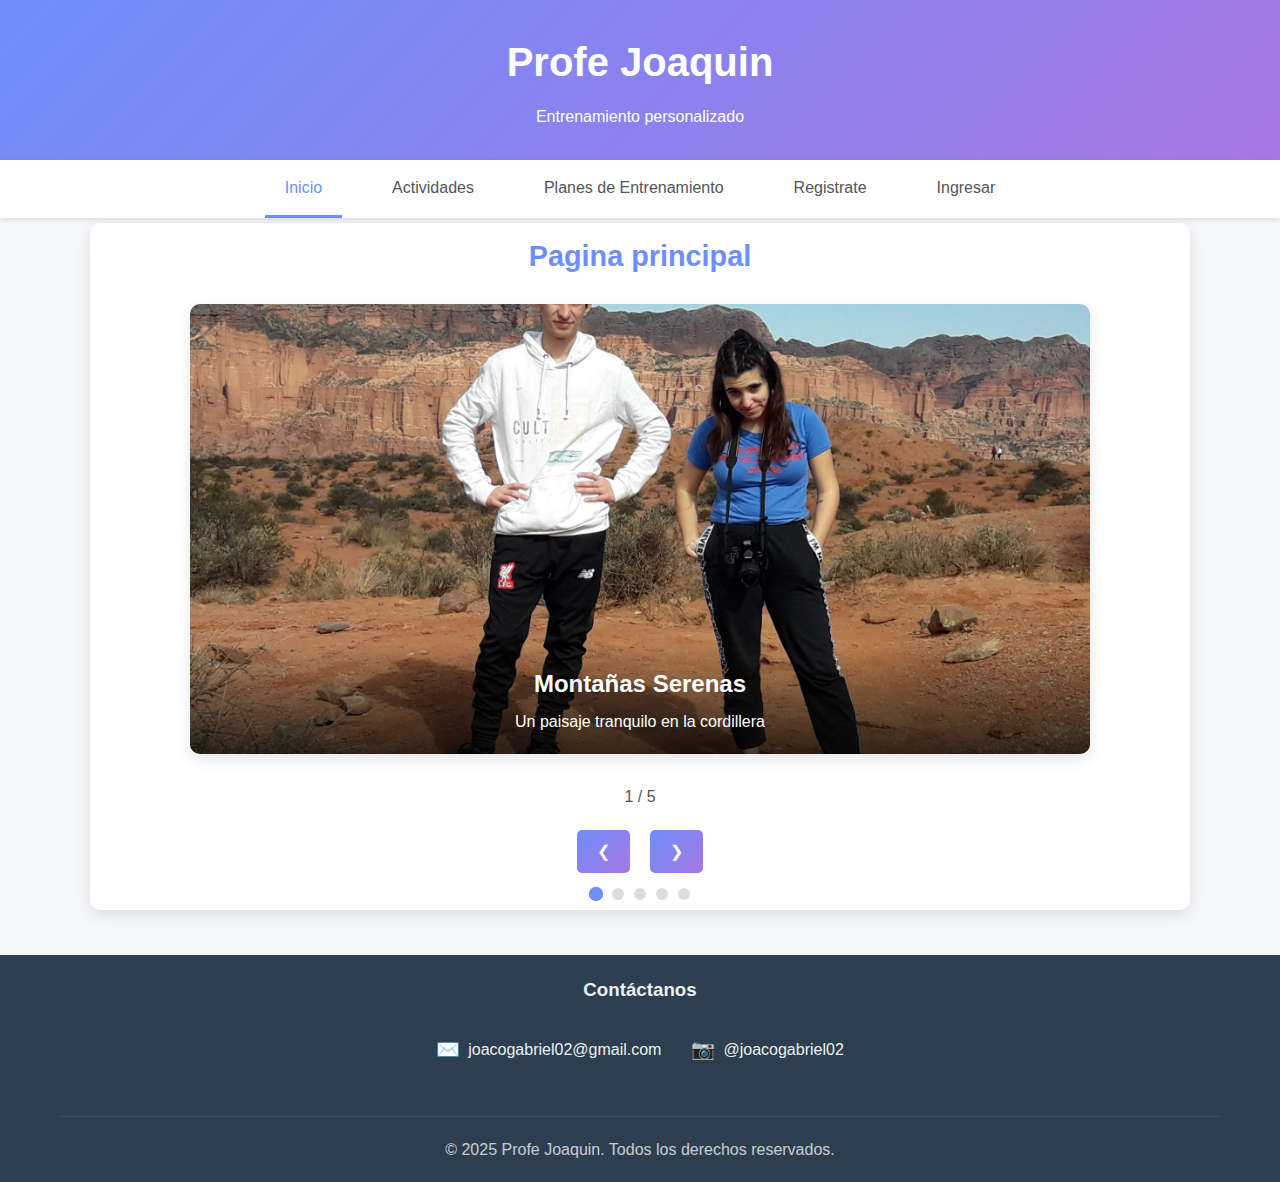
<file: index.html>
<!DOCTYPE html>
<html lang="es">
<head>
    <meta charset="UTF-8">
    <meta name="viewport" content="width=device-width, initial-scale=1.0">
    <!-- <link href="https://cdn.jsdelivr.net/npm/bootstrap@5.0.2/dist/css/bootstrap.min.css" rel="stylesheet" integrity="sha384-EVSTQN3/azprG1Anm3QDgpJLIm9Nao0Yz1ztcQTwFspd3yD65VohhpuuCOmLASjC" crossorigin="anonymous">    -->
    <title>Profe Joaco</title>
    <link rel="stylesheet" href="css/estilos.css"></link>
</head>
<body>
    <header>
        <div class="container">
            <h1>Profe Joaquin</h1>
            <p>Entrenamiento personalizado</p>
        </div>
    </header>
    
    <nav>
        <div class="container">
            <ul class="menu">
               <li><a href="index.html" class="active">Inicio</a></li>
                <li><a href="Vista/actividades.html">Actividades</a></li>
                <li><a href="Vista/planesEntrenamiento.html">Planes de  Entrenamiento</a></li>
                <li><a href="Vista/registro.html">Registrate</a></li>
                <li><a href="Vista/login.html">Ingresar</a></li>
            </ul>
        </div>
    </nav>
    
    <main>
        <div class="container">
            <div class="form-container">
                <h2>Pagina principal</h2>
 <div class="carousel-container">
            <div class="carousel">
                <div class="carousel-item">
                    <img src="Imagenes/5.jpg" alt="Paisaje montañoso">
                    <div class="carousel-caption">
                        <h3>Montañas Serenas</h3>
                        <p>Un paisaje tranquilo en la cordillera</p>
                    </div>
                </div>
                <div class="carousel-item">
                    <img src="Imagenes/4.jpg" alt="Bosque nevado">
                    <div class="carousel-caption">
                        <h3>Bosque Invernal</h3>
                        <p>Árboles cubiertos de nieve en un día frío</p>
                    </div>
                </div>
                <div class="carousel-item">
                    <img src="Imagenes/3.jpg" alt="Atardecer en la playa">
                    <div class="carousel-caption">
                        <h3>Atardecer Dorado</h3>
                        <p>La puesta de sol tiñe el mar de colores cálidos</p>
                    </div>
                </div>
                <div class="carousel-item">
                    <img src="Imagenes/1.jpg" alt="Paisaje natural">
                    <div class="carousel-caption">
                        <h3>Horizonte Infinito</h3>
                        <p>Un vasto paisaje bajo un cielo despejado</p>
                    </div>
                </div>
                <div class="carousel-item">
                    <img src="Imagenes/2.jpg" alt="Bosque verde">
                    <div class="carousel-caption">
                        <h3>Bosque Encantado</h3>
                        <p>Senderos entre árboles centenarios</p>
                    </div>
                </div>
            </div>
        </div>
        
        <div class="image-counter">
            <span id="current-slide">1</span> / <span id="total-slides">5</span>
        </div>
        
        <div class="carousel-controls">
            <button class="carousel-btn prev-btn">&#10094;</button>
            <button class="carousel-btn next-btn">&#10095;</button>
        </div>
        
        <div class="carousel-indicators">
            <!-- Los indicadores se generarán con JavaScript -->
        </div>
            </div>
        </div>
    </main>
    
    <footer>
       <div class="container">
            <div class="footer-content">
                <h3>Contáctanos</h3>
                <div class="footer-contact">
                    <div class="contact-item">
                        <a href="mailto:contacto@miempresa.com">
                            <span class="contact-icon">✉️</span>
                            joacogabriel02@gmail.com
                        </a>
                    </div>
                    <div class="contact-item">
                        <a href="https://www.instagram.com/miempresa" target="_blank">
                            <span class="contact-icon">📷</span>
                            @joacogabriel02
                        </a>
                    </div>
                </div>
                <div class="footer-copyright">
                    <p>&copy; 2025 Profe Joaquin. Todos los derechos reservados.</p>
                </div>
            </div>
        </div>
    </footer>
    
    <script src="js/Carrusel.js">   </script>
    <script src="js/validar.js">   </script>
</body>
</html>
</file>
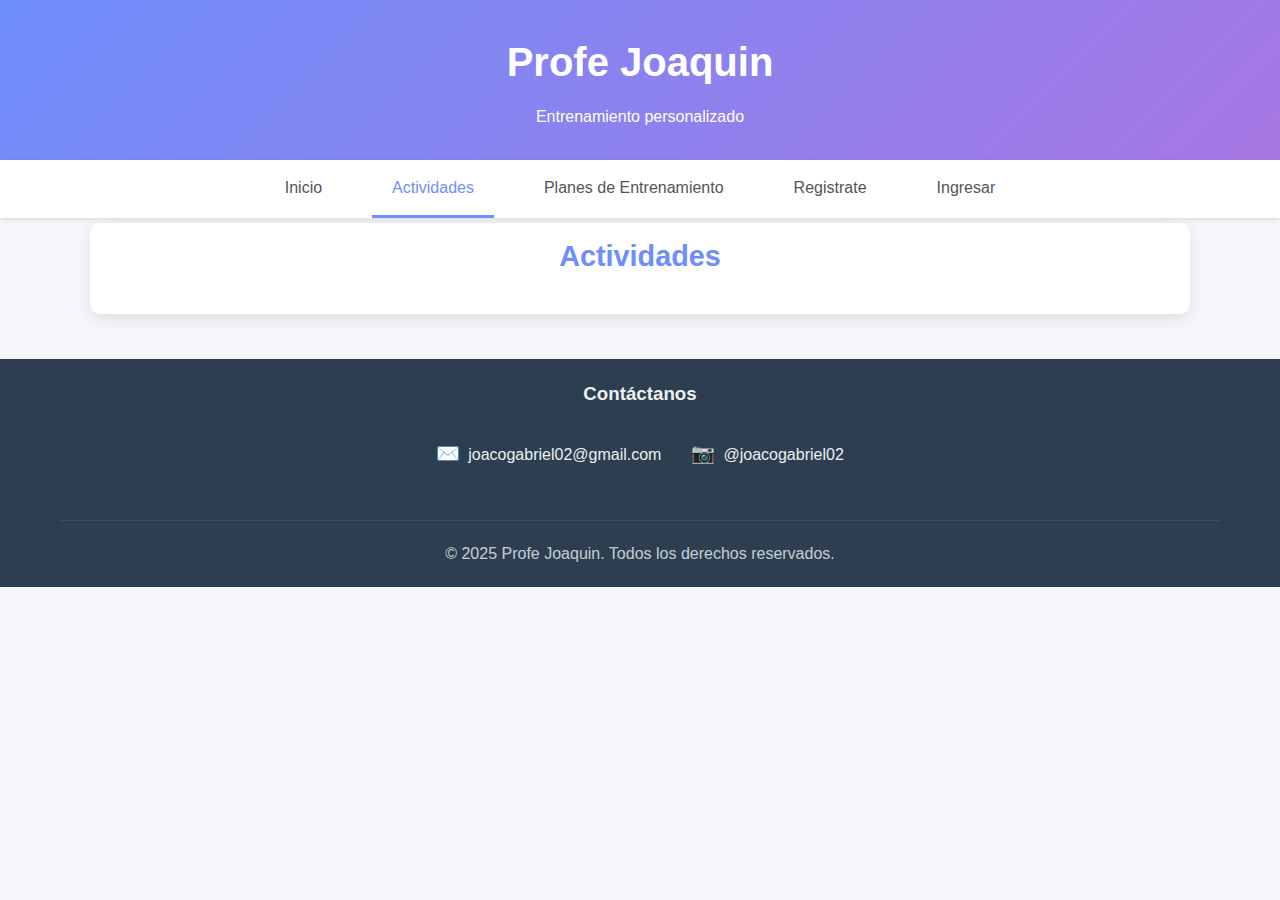
<file: actividades.html>
<!DOCTYPE html>
<html lang="es">
<head>
    <meta charset="UTF-8">
    <meta name="viewport" content="width=device-width, initial-scale=1.0">
    <title>Profe Joaco</title>
    <link rel="stylesheet" href="css/estilos.css"></link>
</head>
<body>
    <header>
        <div class="container">
            <h1>Profe Joaquin</h1>
            <p>Entrenamiento personalizado</p>
        </div>
    </header>
    
    <nav>
        <div class="container">
            <ul class="menu">
                <li><a href="index.html" >Inicio</a></li>
                <li><a href="actividades.html" class="active">Actividades</a></li>
                <li><a href="planesEntrenamiento.html">Planes de  Entrenamiento</a></li>
                <li><a href="registro.html">Registrate</a></li>
                <li><a href="login.html">Ingresar</a></li>
            </ul>
        </div>
    </nav>
    
    <main>
        <div class="container">
            <div class="form-container">
                <h2>Actividades</h2>
                
            </div>
        </div>
    </main>
    
    <footer>
        <div class="container">
            <div class="footer-content">
                <h3>Contáctanos</h3>
                <div class="footer-contact">
                    <div class="contact-item">
                        <a href="mailto:contacto@miempresa.com">
                            <span class="contact-icon">✉️</span>
                            joacogabriel02@gmail.com
                        </a>
                    </div>
                    <div class="contact-item">
                        <a href="https://www.instagram.com/miempresa" target="_blank">
                            <span class="contact-icon">📷</span>
                            @joacogabriel02
                        </a>
                    </div>
                </div>
                <div class="footer-copyright">
                    <p>&copy; 2025 Profe Joaquin. Todos los derechos reservados.</p>
                </div>
            </div>
        </div>
    </footer>
    
    <script src="js/Carrusel.js"></script>
    <script src="js/validar.js"></script>
</body>
</html>
</file>
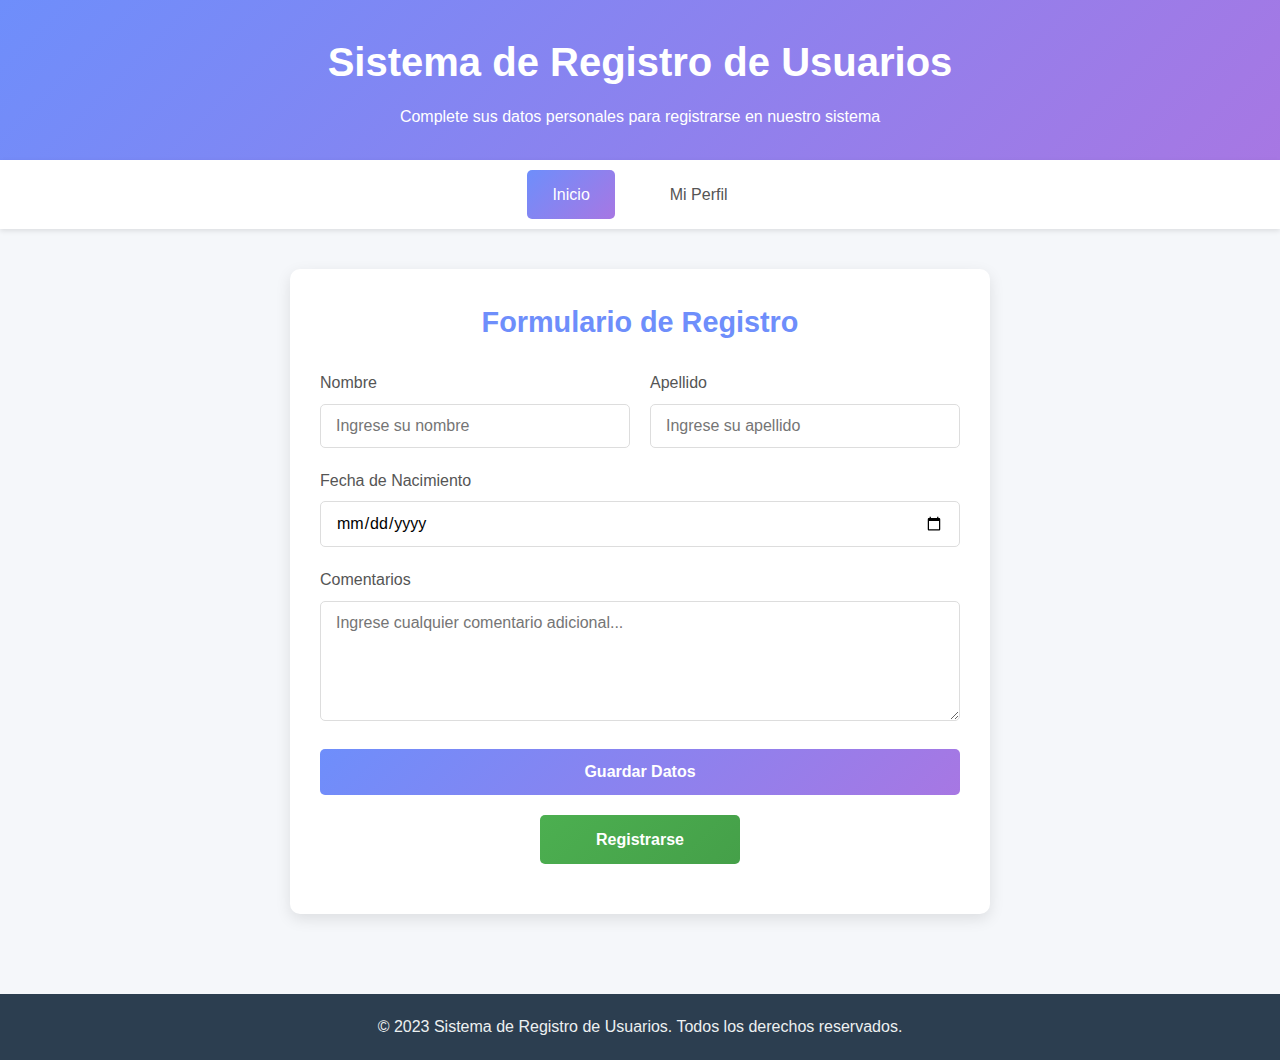
<file: index1.html>
<!DOCTYPE html>
<html lang="es">
<head>
    <meta charset="UTF-8">
    <meta name="viewport" content="width=device-width, initial-scale=1.0">
    <title>Registro de Usuario</title>
    <style>
        * {
            margin: 0;
            padding: 0;
            box-sizing: border-box;
            font-family: 'Segoe UI', Tahoma, Geneva, Verdana, sans-serif;
        }
        
        body {
            background-color: #f5f7fa;
            color: #333;
            line-height: 1.6;
        }
        
        .container {
            max-width: 1200px;
            margin: 0 auto;
            padding: 0 20px;
        }
        
        header {
            background: linear-gradient(135deg, #6e8efb, #a777e3);
            color: white;
            padding: 30px 0;
            text-align: center;
            box-shadow: 0 4px 6px rgba(0, 0, 0, 0.1);
        }
        
        h1 {
            font-size: 2.5rem;
            margin-bottom: 10px;
        }
        
        nav {
            background-color: #fff;
            box-shadow: 0 2px 5px rgba(0, 0, 0, 0.1);
            padding: 10px 0;
        }
        
        .menu {
            display: flex;
            list-style: none;
            justify-content: center;
        }
        
        .menu li {
            margin: 0 15px;
        }
        
        .menu a {
            display: block;
            padding: 12px 25px;
            text-decoration: none;
            color: #555;
            font-weight: 500;
            transition: all 0.3s ease;
            border-radius: 5px;
        }
        
        .menu a:hover {
            color: #6e8efb;
            background-color: #f0f4ff;
        }
        
        .menu a.active {
            color: white;
            background: linear-gradient(135deg, #6e8efb, #a777e3);
        }
        
        main {
            padding: 40px 0;
        }
        
        .form-container {
            background-color: white;
            border-radius: 10px;
            box-shadow: 0 5px 15px rgba(0, 0, 0, 0.1);
            padding: 30px;
            max-width: 700px;
            margin: 0 auto;
        }
        
        h2 {
            color: #6e8efb;
            margin-bottom: 25px;
            text-align: center;
            font-size: 1.8rem;
        }
        
        .form-group {
            margin-bottom: 20px;
        }
        
        label {
            display: block;
            margin-bottom: 8px;
            font-weight: 500;
            color: #555;
        }
        
        input, textarea {
            width: 100%;
            padding: 12px 15px;
            border: 1px solid #ddd;
            border-radius: 5px;
            font-size: 16px;
            transition: border 0.3s ease;
        }
        
        input:focus, textarea:focus {
            outline: none;
            border-color: #6e8efb;
            box-shadow: 0 0 0 2px rgba(110, 142, 251, 0.2);
        }
        
        .form-row {
            display: flex;
            gap: 20px;
        }
        
        .form-row .form-group {
            flex: 1;
        }
        
        textarea {
            resize: vertical;
            min-height: 120px;
        }
        
        .btn-submit {
            background: linear-gradient(135deg, #6e8efb, #a777e3);
            color: white;
            border: none;
            padding: 14px 25px;
            font-size: 16px;
            border-radius: 5px;
            cursor: pointer;
            transition: all 0.3s ease;
            display: block;
            width: 100%;
            font-weight: 600;
            margin-top: 10px;
        }
        
        .btn-submit:hover {
            transform: translateY(-2px);
            box-shadow: 0 5px 15px rgba(110, 142, 251, 0.4);
        }
        
        .btn-register {
            background: linear-gradient(135deg, #4CAF50, #45a049);
            color: white;
            border: none;
            padding: 12px 25px;
            font-size: 16px;
            border-radius: 5px;
            cursor: pointer;
            transition: all 0.3s ease;
            font-weight: 600;
            margin: 20px auto;
            display: block;
            width: 200px;
            text-align: center;
            text-decoration: none;
        }
        
        .btn-register:hover {
            transform: translateY(-2px);
            box-shadow: 0 5px 15px rgba(76, 175, 80, 0.4);
        }
        
        footer {
            background-color: #2c3e50;
            color: #ecf0f1;
            text-align: center;
            padding: 20px 0;
            margin-top: 40px;
        }
        
        @media (max-width: 768px) {
            .form-row {
                flex-direction: column;
                gap: 0;
            }
            
            .menu {
                flex-direction: column;
                align-items: center;
            }
            
            .menu li {
                margin: 5px 0;
                width: 80%;
                text-align: center;
            }
        }
    </style>
</head>
<body>
    <header>
        <div class="container">
            <h1>Sistema de Registro de Usuarios</h1>
            <p>Complete sus datos personales para registrarse en nuestro sistema</p>
        </div>
    </header>
    
    <nav>
        <div class="container">
            <ul class="menu">
                <li><a href="#" class="active">Inicio</a></li>
                <li><a href="#">Mi Perfil</a></li>
            </ul>
        </div>
    </nav>
    
    <main>
        <div class="container">
            <div class="form-container">
                <h2>Formulario de Registro</h2>
                <form id="userForm">
                    <div class="form-row">
                        <div class="form-group">
                            <label for="firstName">Nombre</label>
                            <input type="text" id="firstName" name="firstName" placeholder="Ingrese su nombre" required>
                        </div>
                        <div class="form-group">
                            <label for="lastName">Apellido</label>
                            <input type="text" id="lastName" name="lastName" placeholder="Ingrese su apellido" required>
                        </div>
                    </div>
                    
                    <div class="form-group">
                        <label for="birthDate">Fecha de Nacimiento</label>
                        <input type="date" id="birthDate" name="birthDate" required>
                    </div>
                    
                    <div class="form-group">
                        <label for="comments">Comentarios</label>
                        <textarea id="comments" name="comments" placeholder="Ingrese cualquier comentario adicional..."></textarea>
                    </div>
                    
                    <button type="submit" class="btn-submit">Guardar Datos</button>
                </form>
                
                <a href="#" class="btn-register">Registrarse</a>
            </div>
        </div>
    </main>
    
    <footer>
        <div class="container">
            <p>&copy; 2023 Sistema de Registro de Usuarios. Todos los derechos reservados.</p>
        </div>
    </footer>
    
    <script>
        document.getElementById('userForm').addEventListener('submit', function(e) {
            e.preventDefault();
            
            // Obtener valores del formulario
            const firstName = document.getElementById('firstName').value;
            const lastName = document.getElementById('lastName').value;
            const birthDate = document.getElementById('birthDate').value;
            const comments = document.getElementById('comments').value;
            
            // Validación básica
            if (!firstName || !lastName || !birthDate) {
                alert('Por favor, complete todos los campos obligatorios.');
                return;
            }
            
            // Mostrar mensaje de éxito
            alert(`¡Datos guardados correctamente!\n\nNombre: ${firstName} ${lastName}\nFecha de Nacimiento: ${birthDate}\nComentarios: ${comments || 'Ninguno'}`);
            
            // Limpiar formulario
            document.getElementById('userForm').reset();
        });
        
        // Agregar funcionalidad al botón "Registrarse"
        document.querySelector('.btn-register').addEventListener('click', function(e) {
            e.preventDefault();
            
            // Obtener valores del formulario
            const firstName = document.getElementById('firstName').value;
            const lastName = document.getElementById('lastName').value;
            const birthDate = document.getElementById('birthDate').value;
            
            // Validación básica
            if (!firstName || !lastName || !birthDate) {
                alert('Por favor, complete todos los campos obligatorios antes de registrarse.');
                return;
            }
            
            // Simular proceso de registro
            alert(`¡Registro completado con éxito!\n\nBienvenido/a ${firstName} ${lastName}\nSu cuenta ha sido creada correctamente.`);
            
            // Limpiar formulario
            document.getElementById('userForm').reset();
        });
    </script>
</body>
</html>
</file>
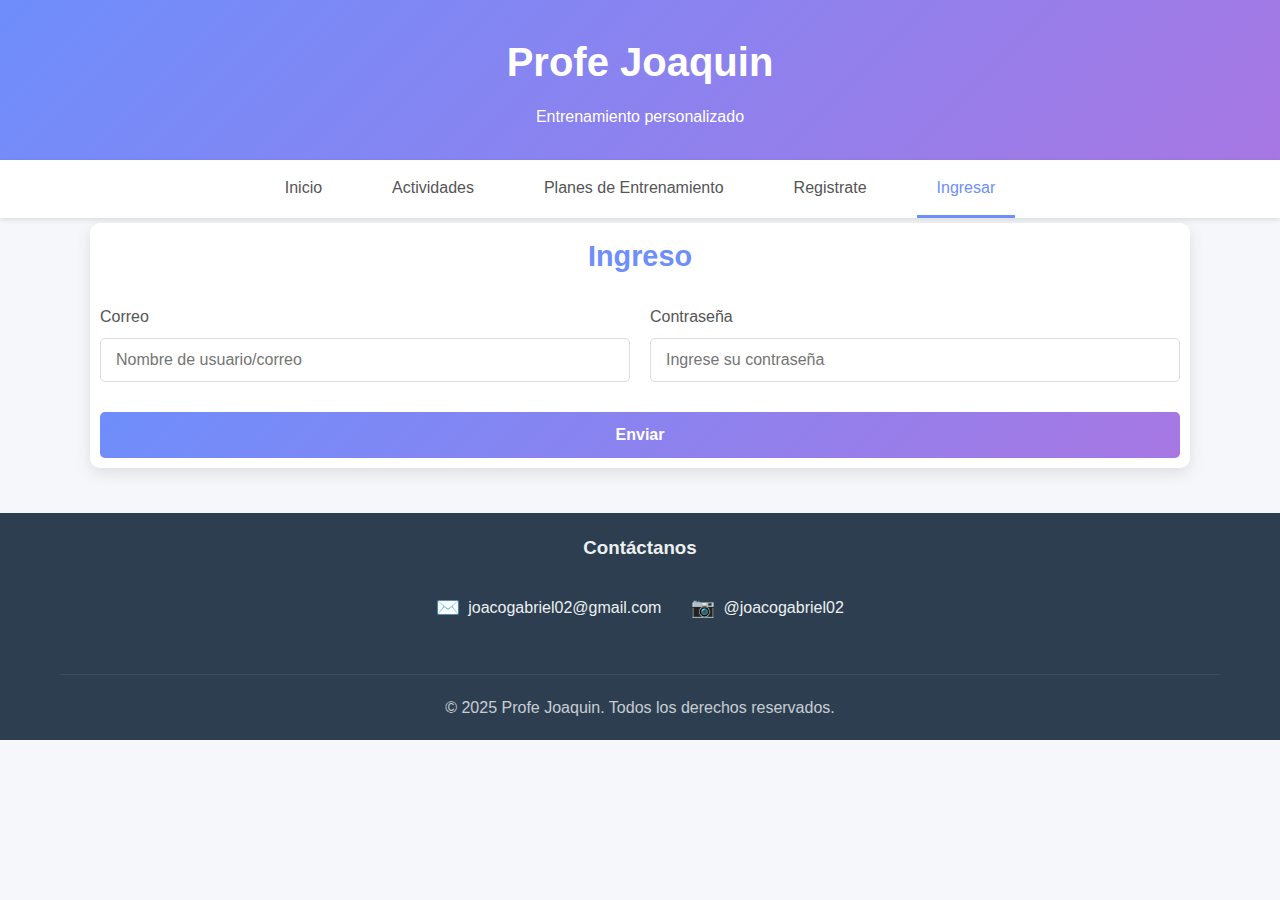
<file: login.html>
<!DOCTYPE html>
<html lang="es">
<head>
    <meta charset="UTF-8">
    <meta name="viewport" content="width=device-width, initial-scale=1.0">
    <title>Profe Joaco</title>
    <link rel="stylesheet" href="css/estilos.css"></link>
</head>
<body>
    <header>
        <div class="container">
            <h1>Profe Joaquin</h1>
            <p>Entrenamiento personalizado</p>
        </div>
    </header>
    
    <nav>
        <div class="container">
            <ul class="menu">
                <li><a href="index.html" >Inicio</a></li>
                <li><a href="actividades.html">Actividades</a></li>
                <li><a href="planesEntrenamiento.html">Planes de  Entrenamiento</a></li>
                <li><a href="registro.html">Registrate</a></li>
                <li><a href="login.html" class="active">Ingresar</a></li>
            </ul>
        </div>
    </nav>
    
    <main>
        <div class="container">
            <div class="form-container">
                <h2>Ingreso</h2>
                <form id="userForm">
                    <div class="form-row">
                        <div class="form-group">
                            <label for="firstName">Correo</label>
                            <input type="text" id="correo" name="correo" placeholder="Nombre de usuario/correo" required>
                        </div>
                        <div class="form-group">
                            <label for="lastName">Contraseña</label>
                            <input type="text" id="password" name="password" placeholder="Ingrese su contraseña" required>
                        </div>
                    </div>
                    
                    <!-- <div class="form-group">
                        <label for="birthDate">Fecha de Nacimiento</label>
                        <input type="date" id="birthDate" name="birthDate" required>
                    </div>
                    
                    <div class="form-group">
                        <label for="comments">Comentarios</label>
                        <textarea id="comments" name="comments" placeholder="Ingrese cualquier comentario adicional..."></textarea>
                    </div> -->
                    
                    <button type="submit" class="btn-submit">Enviar</button>
                </form>
            </div>
        </div>
    </main>
    
     <footer>
        <div class="container">
            <div class="footer-content">
                <h3>Contáctanos</h3>
                <div class="footer-contact">
                    <div class="contact-item">
                        <a href="mailto:contacto@miempresa.com">
                            <span class="contact-icon">✉️</span>
                            joacogabriel02@gmail.com
                        </a>
                    </div>
                    <div class="contact-item">
                        <a href="https://www.instagram.com/miempresa" target="_blank">
                            <span class="contact-icon">📷</span>
                            @joacogabriel02
                        </a>
                    </div>
                </div>
                <div class="footer-copyright">
                    <p>&copy; 2025 Profe Joaquin. Todos los derechos reservados.</p>
                </div>
            </div>
        </div>
    </footer>
    
    <script src="js/Carrusel.js"></script>
    <script src="js/validar.js"></script>
</body>
</html>
</file>
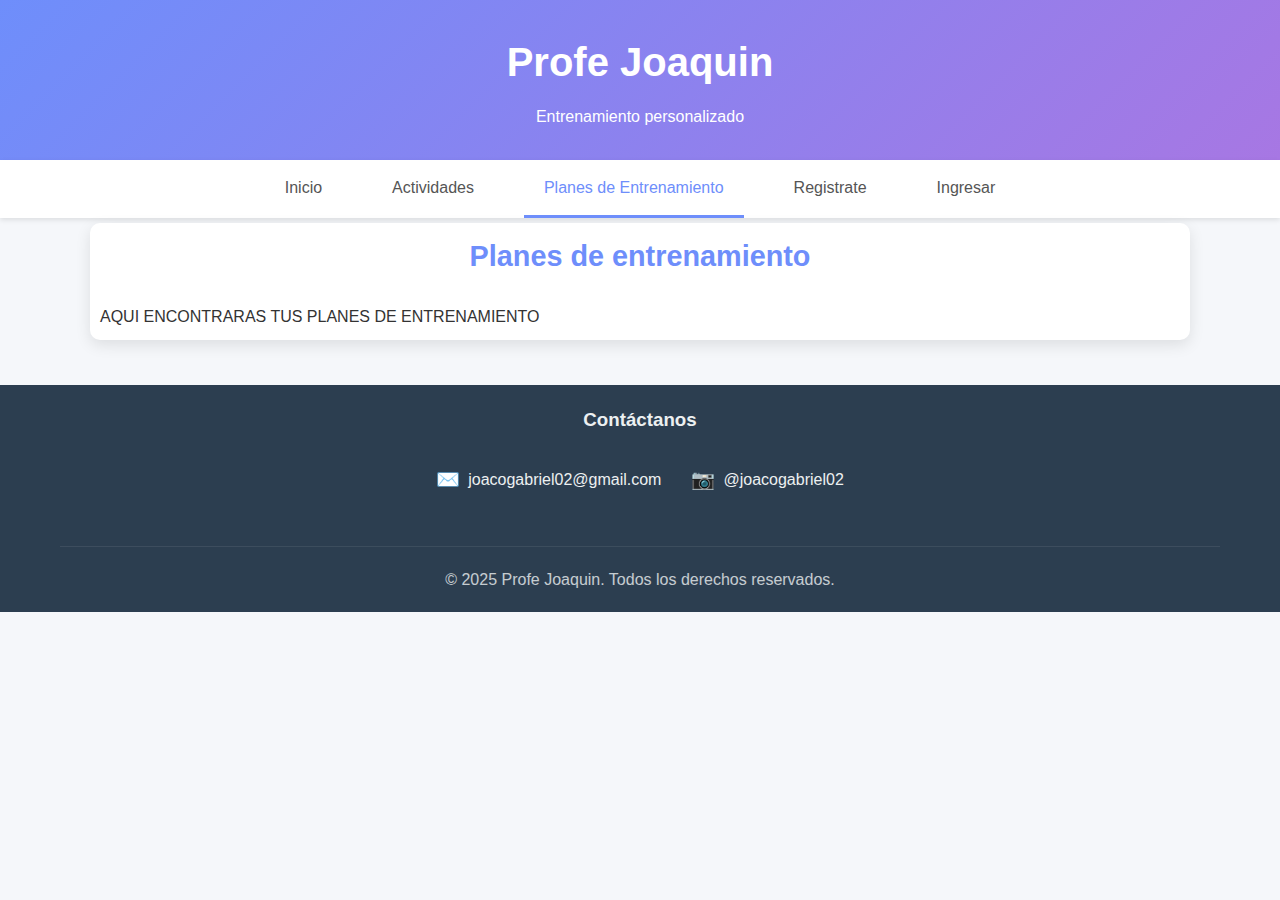
<file: planesEntrenamiento.html>
<!DOCTYPE html>
<html lang="es">
<head>
    <meta charset="UTF-8">
    <meta name="viewport" content="width=device-width, initial-scale=1.0">
    <title>Profe Joaco</title>
    <link rel="stylesheet" href="css/estilos.css"></link>
</head>
<body>
    <header>
        <div class="container">
            <h1>Profe Joaquin</h1>
            <p>Entrenamiento personalizado</p>
        </div>
    </header>
    
    <nav>
        <div class="container">
            <ul class="menu">
                <li><a href="index.html" >Inicio</a></li>
                <li><a href="actividades.html">Actividades</a></li>
                <li><a href="planesEntrenamiento.html" class="active">Planes de  Entrenamiento</a></li>
                <li><a href="registro.html">Registrate</a></li>
                <li><a href="login.html">Ingresar</a></li>
            </ul>
        </div>
    </nav>
    
    <main>
        <div class="container">
            <div class="form-container">
                <h2>Planes de entrenamiento</h2>
                <p>AQUI ENCONTRARAS TUS PLANES DE ENTRENAMIENTO</p>
            </div>
        </div>
    </main>
    
     <footer>
        <div class="container">
            <div class="footer-content">
                <h3>Contáctanos</h3>
                <div class="footer-contact">
                    <div class="contact-item">
                        <a href="mailto:contacto@miempresa.com">
                            <span class="contact-icon">✉️</span>
                            joacogabriel02@gmail.com
                        </a>
                    </div>
                    <div class="contact-item">
                        <a href="https://www.instagram.com/miempresa" target="_blank">
                            <span class="contact-icon">📷</span>
                            @joacogabriel02
                        </a>
                    </div>
                </div>
                <div class="footer-copyright">
                    <p>&copy; 2025 Profe Joaquin. Todos los derechos reservados.</p>
                </div>
            </div>
        </div>
    </footer>
    
    <script src="js/Carrusel.js"></script>
    <script src="js/validar.js"></script>
</body>
</html>
</file>
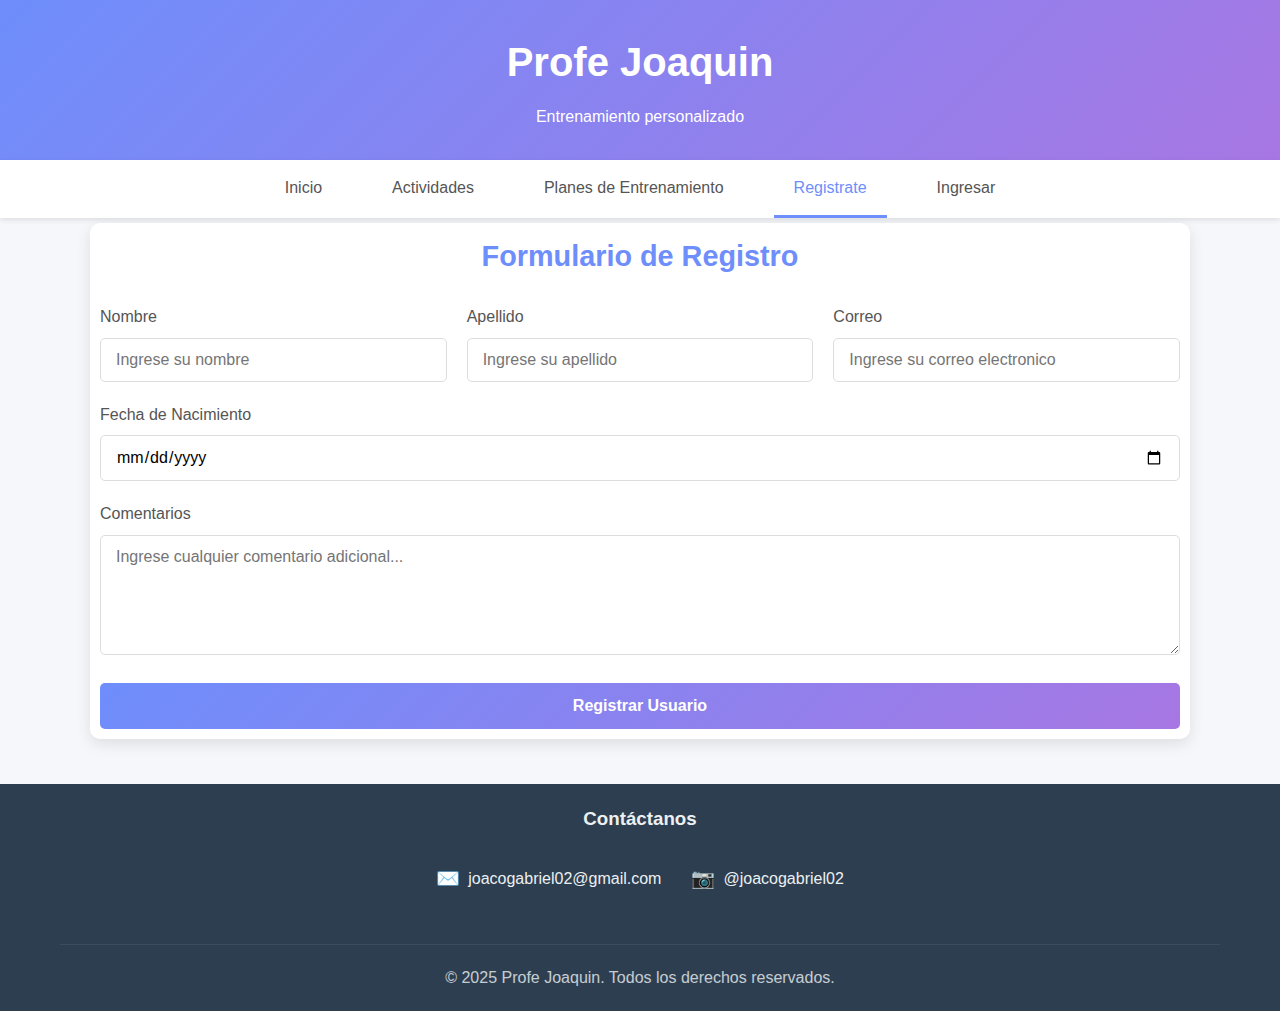
<file: registro.html>
<!DOCTYPE html>
<html lang="es">
<head>
    <meta charset="UTF-8">
    <meta name="viewport" content="width=device-width, initial-scale=1.0">
    <title>Profe Joaco</title>
    <link rel="stylesheet" href="css/estilos.css"></link>
</head>
<body>
    <header>
        <div class="container">
            <h1>Profe Joaquin</h1>
            <p>Entrenamiento personalizado</p>
        </div>
    </header>
    
    <nav>
        <div class="container">
            <ul class="menu">
                <li><a href="index.html" >Inicio</a></li>
                <li><a href="actividades.html">Actividades</a></li>
                <li><a href="planesEntrenamiento.html">Planes de  Entrenamiento</a></li>
                <li><a href="registro.html" class="active">Registrate</a></li>
                <li><a href="login.html">Ingresar</a></li>
            </ul>
        </div>
    </nav>
    
    <main>
        <div class="container">
            <div class="form-container">
                <h2>Formulario de Registro</h2>
                <form id="userForm">
                    <div class="form-row">
                        <div class="form-group">
                            <label for="firstName">Nombre</label>
                            <input type="text" id="firstName" name="firstName" placeholder="Ingrese su nombre" required>
                        </div>
                        <div class="form-group">
                            <label for="lastName">Apellido</label>
                            <input type="text" id="lastName" name="lastName" placeholder="Ingrese su apellido" required>
                        </div>
                        <div class="form-group">
                            <label for="correo">Correo</label>
                            <input type="email" id="correo" name="correo" placeholder="Ingrese su correo electronico" required>
                        </div>
                    </div>
                    
                    <div class="form-group">
                        <label for="birthDate">Fecha de Nacimiento</label>
                        <input type="date" id="birthDate" name="birthDate" required>
                    </div>
                    
                    <div class="form-group">
                        <label for="comments">Comentarios</label>
                        <textarea id="comments" name="comments" placeholder="Ingrese cualquier comentario adicional..."></textarea>
                    </div>
                    
                    <button type="submit" class="btn-submit">Registrar Usuario</button>
                </form>
            </div>
        </div>
    </main>
    
     <footer>
        <div class="container">
            <div class="footer-content">
                <h3>Contáctanos</h3>
                <div class="footer-contact">
                    <div class="contact-item">
                        <a href="mailto:contacto@miempresa.com">
                            <span class="contact-icon">✉️</span>
                            joacogabriel02@gmail.com
                        </a>
                    </div>
                    <div class="contact-item">
                        <a href="https://www.instagram.com/miempresa" target="_blank">
                            <span class="contact-icon">📷</span>
                            @joacogabriel02
                        </a>
                    </div>
                </div>
                <div class="footer-copyright">
                    <p>&copy; 2025 Profe Joaquin. Todos los derechos reservados.</p>
                </div>
            </div>
        </div>
    </footer>
    
    <script src="js/Carrusel.js"></script>
    <script src="js/validar.js"></script>
</body>
</html>
</file>
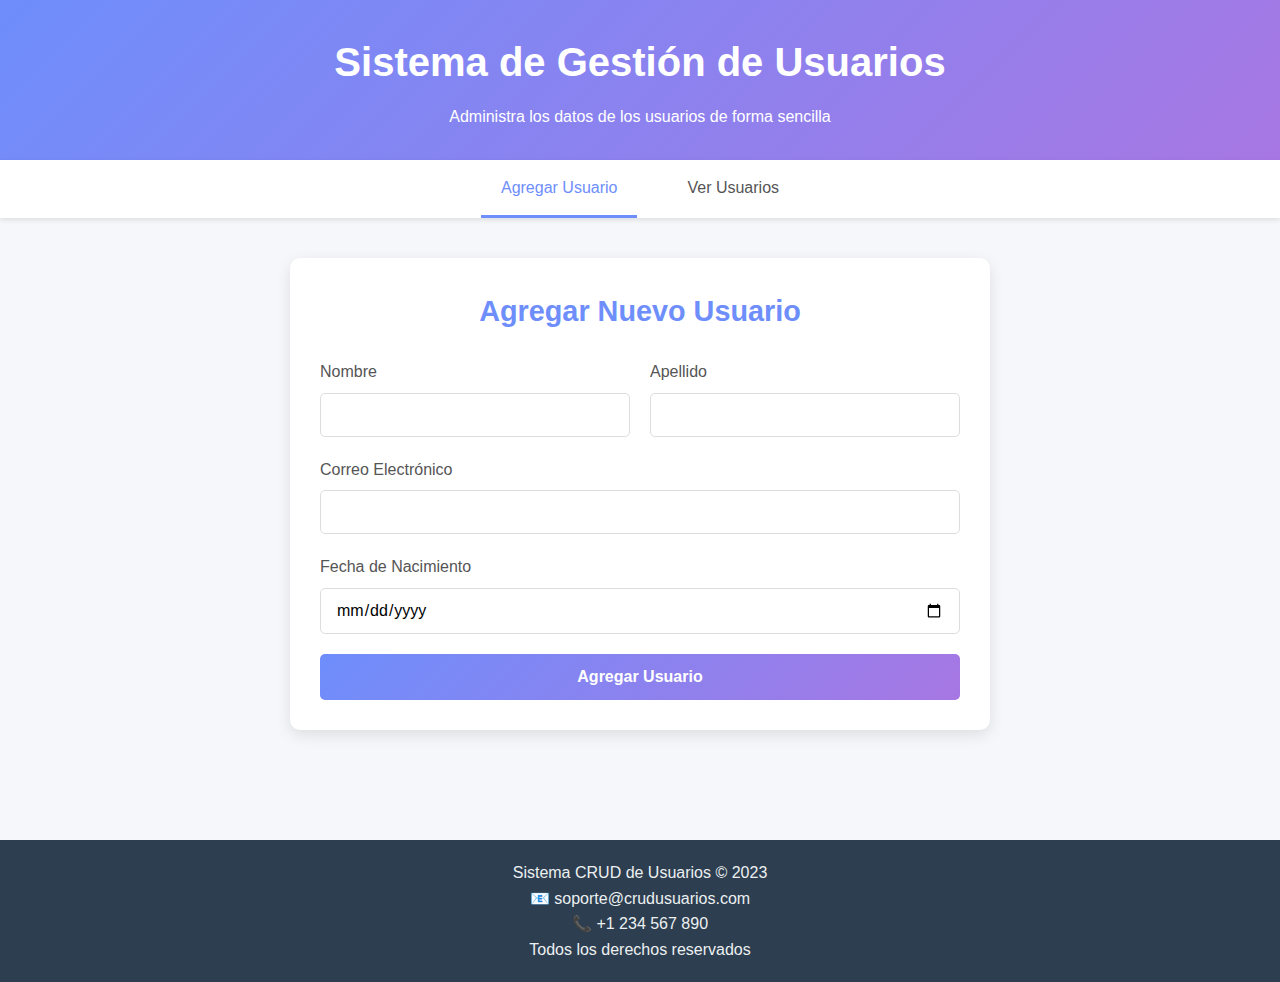
<file: tmp/x.html>
<!DOCTYPE html>
<html lang="es">
<head>
    <meta charset="UTF-8">
    <meta name="viewport" content="width=device-width, initial-scale=1.0">
    <title>CRUD de Usuarios</title>
    <style>
        * {
            margin: 0;
            padding: 0;
            box-sizing: border-box;
            font-family: 'Segoe UI', Tahoma, Geneva, Verdana, sans-serif;
        }
        
        body {
            background-color: #f5f7fa;
            color: #333;
            line-height: 1.6;
        }
        
        .container {
            max-width: 1200px;
            margin: 0 auto;
            padding: 0 20px;
        }
        
        header {
            background: linear-gradient(135deg, #6e8efb, #a777e3);
            color: white;
            padding: 30px 0;
            text-align: center;
            box-shadow: 0 4px 6px rgba(0, 0, 0, 0.1);
        }
        
        h1 {
            font-size: 2.5rem;
            margin-bottom: 10px;
        }
        
        nav {
            background-color: #fff;
            box-shadow: 0 2px 5px rgba(0, 0, 0, 0.1);
        }
        
        .menu {
            display: flex;
            list-style: none;
            justify-content: center;
        }
        
        .menu li {
            margin: 0 15px;
        }
        
        .menu a {
            display: block;
            padding: 15px 20px;
            text-decoration: none;
            color: #555;
            font-weight: 500;
            transition: all 0.3s ease;
        }
        
        .menu a:hover {
            color: #6e8efb;
            background-color: #f0f4ff;
        }
        
        .menu a.active {
            color: #6e8efb;
            border-bottom: 3px solid #6e8efb;
        }
        
        main {
            padding: 40px 0;
        }
        
        .form-container {
            background-color: white;
            border-radius: 10px;
            box-shadow: 0 5px 15px rgba(0, 0, 0, 0.1);
            padding: 30px;
            max-width: 700px;
            margin: 0 auto;
        }
        
        h2 {
            color: #6e8efb;
            margin-bottom: 25px;
            text-align: center;
            font-size: 1.8rem;
        }
        
        .form-group {
            margin-bottom: 20px;
        }
        
        label {
            display: block;
            margin-bottom: 8px;
            font-weight: 500;
            color: #555;
        }
        
        input, textarea {
            width: 100%;
            padding: 12px 15px;
            border: 1px solid #ddd;
            border-radius: 5px;
            font-size: 16px;
            transition: border 0.3s ease;
        }
        
        input:focus, textarea:focus {
            outline: none;
            border-color: #6e8efb;
            box-shadow: 0 0 0 2px rgba(110, 142, 251, 0.2);
        }
        
        .form-row {
            display: flex;
            gap: 20px;
        }
        
        .form-row .form-group {
            flex: 1;
        }
        
        textarea {
            resize: vertical;
            min-height: 120px;
        }
        
        .btn-submit {
            background: linear-gradient(135deg, #6e8efb, #a777e3);
            color: white;
            border: none;
            padding: 14px 25px;
            font-size: 16px;
            border-radius: 5px;
            cursor: pointer;
            transition: all 0.3s ease;
            display: block;
            width: 100%;
            font-weight: 600;
            margin-top: 10px;
        }
        
        .btn-submit:hover {
            transform: translateY(-2px);
            box-shadow: 0 5px 15px rgba(110, 142, 251, 0.4);
        }
        
        footer {
            background-color: #2c3e50;
            color: #ecf0f1;
            text-align: center;
            padding: 20px 0;
            margin-top: 40px;
        }
        
        @media (max-width: 768px) {
            .form-row {
                flex-direction: column;
                gap: 0;
            }
            
            .menu {
                flex-direction: column;
            }
            
            .menu li {
                margin: 0;
            }
        }
        
        /* Estilos específicos para el CRUD */
        .users-table {
            width: 100%;
            border-collapse: collapse;
            margin-top: 20px;
            background-color: white;
            border-radius: 10px;
            overflow: hidden;
            box-shadow: 0 5px 15px rgba(0, 0, 0, 0.1);
        }
        
        .users-table th, .users-table td {
            padding: 15px;
            text-align: left;
            border-bottom: 1px solid #eee;
        }
        
        .users-table th {
            background-color: #f8f9fa;
            font-weight: 600;
            color: #555;
        }
        
        .users-table tr:hover {
            background-color: #f8f9fa;
        }
        
        .action-buttons {
            display: flex;
            gap: 10px;
        }
        
        .btn-edit, .btn-delete {
            padding: 8px 12px;
            border: none;
            border-radius: 4px;
            cursor: pointer;
            font-weight: 500;
            transition: all 0.3s ease;
        }
        
        .btn-edit {
            background-color: #ffc107;
            color: #212529;
        }
        
        .btn-edit:hover {
            background-color: #e0a800;
        }
        
        .btn-delete {
            background-color: #dc3545;
            color: white;
        }
        
        .btn-delete:hover {
            background-color: #c82333;
        }
        
        .no-users {
            text-align: center;
            padding: 30px;
            color: #6c757d;
            font-style: italic;
        }
        
        .hidden {
            display: none;
        }
        
        .user-form {
            margin-bottom: 30px;
        }
        
        .users-list {
            margin-top: 40px;
        }
    </style>
</head>
<body>
    <header>
        <div class="container">
            <h1>Sistema de Gestión de Usuarios</h1>
            <p>Administra los datos de los usuarios de forma sencilla</p>
        </div>
    </header>
    
    <nav>
        <div class="container">
            <ul class="menu">
                <li><a href="#" class="active" id="nav-form">Agregar Usuario</a></li>
                <li><a href="#" id="nav-list">Ver Usuarios</a></li>
            </ul>
        </div>
    </nav>
    
    <main>
        <div class="container">
            <!-- Formulario para agregar/editar usuario -->
            <section id="user-form-section" class="user-form">
                <div class="form-container">
                    <h2 id="form-title">Agregar Nuevo Usuario</h2>
                    <form id="user-form">
                        <div class="form-row">
                            <div class="form-group">
                                <label for="nombre">Nombre</label>
                                <input type="text" id="nombre" name="nombre" required>
                            </div>
                            <div class="form-group">
                                <label for="apellido">Apellido</label>
                                <input type="text" id="apellido" name="apellido" required>
                            </div>
                        </div>
                        <div class="form-group">
                            <label for="correo">Correo Electrónico</label>
                            <input type="email" id="correo" name="correo" required>
                        </div>
                        <div class="form-group">
                            <label for="fechaNacimiento">Fecha de Nacimiento</label>
                            <input type="date" id="fechaNacimiento" name="fechaNacimiento" required>
                        </div>
                        <button type="submit" class="btn-submit" id="submit-btn">Agregar Usuario</button>
                        <button type="button" class="btn-submit" id="cancel-btn" style="background: #6c757d; margin-top: 10px; display: none;">Cancelar</button>
                    </form>
                </div>
            </section>
            
            <!-- Lista de usuarios -->
            <section id="users-list-section" class="users-list hidden">
                <div class="form-container">
                    <h2>Lista de Usuarios</h2>
                    <div id="users-container">
                        <!-- Los usuarios se cargarán aquí dinámicamente -->
                    </div>
                </div>
            </section>
        </div>
    </main>
    
    <footer>
        <div class="container">
            <div class="footer-content">
                <p>Sistema CRUD de Usuarios &copy; 2023</p>
                <div class="footer-contact">
                    <div class="contact-item">
                        <span class="contact-icon">📧</span>
                        <span>soporte@crudusuarios.com</span>
                    </div>
                    <div class="contact-item">
                        <span class="contact-icon">📞</span>
                        <span>+1 234 567 890</span>
                    </div>
                </div>
                <div class="footer-copyright">
                    <p>Todos los derechos reservados</p>
                </div>
            </div>
        </div>
    </footer>

    <script>
        // Datos de ejemplo (simulando una base de datos)
        let users = JSON.parse(localStorage.getItem('users')) || [
            {
                id: 1,
                nombre: 'Ana',
                apellido: 'García',
                correo: 'ana.garcia@example.com',
                fechaNacimiento: '1990-05-15'
            },
            {
                id: 2,
                nombre: 'Carlos',
                apellido: 'López',
                correo: 'carlos.lopez@example.com',
                fechaNacimiento: '1985-11-22'
            }
        ];
        
        // Variables globales
        let currentEditingId = null;
        
        // Elementos del DOM
        const userForm = document.getElementById('user-form');
        const formTitle = document.getElementById('form-title');
        const submitBtn = document.getElementById('submit-btn');
        const cancelBtn = document.getElementById('cancel-btn');
        const usersContainer = document.getElementById('users-container');
        const userFormSection = document.getElementById('user-form-section');
        const usersListSection = document.getElementById('users-list-section');
        const navForm = document.getElementById('nav-form');
        const navList = document.getElementById('nav-list');
        
        // Inicialización
        document.addEventListener('DOMContentLoaded', function() {
            renderUsers();
            setupEventListeners();
        });
        
        // Configurar event listeners
        function setupEventListeners() {
            userForm.addEventListener('submit', handleFormSubmit);
            cancelBtn.addEventListener('click', resetForm);
            navForm.addEventListener('click', () => showSection('form'));
            navList.addEventListener('click', () => showSection('list'));
        }
        
        // Manejar envío del formulario
        function handleFormSubmit(e) {
            e.preventDefault();
            
            const formData = new FormData(userForm);
            const userData = {
                nombre: formData.get('nombre'),
                apellido: formData.get('apellido'),
                correo: formData.get('correo'),
                fechaNacimiento: formData.get('fechaNacimiento')
            };
            
            if (currentEditingId) {
                // Actualizar usuario existente
                updateUser(currentEditingId, userData);
            } else {
                // Crear nuevo usuario
                createUser(userData);
            }
        }
        
        // Crear nuevo usuario
        function createUser(userData) {
            const newUser = {
                id: Date.now(), // ID único basado en timestamp
                ...userData
            };
            
            users.push(newUser);
            saveUsers();
            renderUsers();
            resetForm();
            showSection('list');
            
            alert('Usuario agregado correctamente');
        }
        
        // Actualizar usuario existente
        function updateUser(id, userData) {
            const userIndex = users.findIndex(user => user.id === id);
            
            if (userIndex !== -1) {
                users[userIndex] = { id, ...userData };
                saveUsers();
                renderUsers();
                resetForm();
                showSection('list');
                
                alert('Usuario actualizado correctamente');
            }
        }
        
        // Eliminar usuario
        function deleteUser(id) {
            if (confirm('¿Estás seguro de que deseas eliminar este usuario?')) {
                users = users.filter(user => user.id !== id);
                saveUsers();
                renderUsers();
                
                // Si estábamos editando este usuario, resetear el formulario
                if (currentEditingId === id) {
                    resetForm();
                }
            }
        }
        
        // Editar usuario
        function editUser(id) {
            const user = users.find(user => user.id === id);
            
            if (user) {
                document.getElementById('nombre').value = user.nombre;
                document.getElementById('apellido').value = user.apellido;
                document.getElementById('correo').value = user.correo;
                document.getElementById('fechaNacimiento').value = user.fechaNacimiento;
                
                currentEditingId = id;
                formTitle.textContent = 'Editar Usuario';
                submitBtn.textContent = 'Actualizar Usuario';
                cancelBtn.style.display = 'block';
                
                showSection('form');
            }
        }
        
        // Resetear formulario
        function resetForm() {
            userForm.reset();
            currentEditingId = null;
            formTitle.textContent = 'Agregar Nuevo Usuario';
            submitBtn.textContent = 'Agregar Usuario';
            cancelBtn.style.display = 'none';
        }
        
        // Renderizar lista de usuarios
        function renderUsers() {
            if (users.length === 0) {
                usersContainer.innerHTML = '<div class="no-users">No hay usuarios registrados</div>';
                return;
            }
            
            let tableHTML = `
                <table class="users-table">
                    <thead>
                        <tr>
                            <th>Nombre</th>
                            <th>Apellido</th>
                            <th>Correo</th>
                            <th>Fecha Nacimiento</th>
                            <th>Acciones</th>
                        </tr>
                    </thead>
                    <tbody>
            `;
            
            users.forEach(user => {
                tableHTML += `
                    <tr>
                        <td>${user.nombre}</td>
                        <td>${user.apellido}</td>
                        <td>${user.correo}</td>
                        <td>${formatDate(user.fechaNacimiento)}</td>
                        <td>
                            <div class="action-buttons">
                                <button class="btn-edit" onclick="editUser(${user.id})">Editar</button>
                                <button class="btn-delete" onclick="deleteUser(${user.id})">Eliminar</button>
                            </div>
                        </td>
                    </tr>
                `;
            });
            
            tableHTML += `
                    </tbody>
                </table>
            `;
            
            usersContainer.innerHTML = tableHTML;
        }
        
        // Formatear fecha para mostrar
        function formatDate(dateString) {
            const options = { year: 'numeric', month: 'long', day: 'numeric' };
            return new Date(dateString).toLocaleDateString('es-ES', options);
        }
        
        // Guardar usuarios en localStorage
        function saveUsers() {
            localStorage.setItem('users', JSON.stringify(users));
        }
        
        // Mostrar sección específica
        function showSection(section) {
            if (section === 'form') {
                userFormSection.classList.remove('hidden');
                usersListSection.classList.add('hidden');
                navForm.classList.add('active');
                navList.classList.remove('active');
            } else if (section === 'list') {
                userFormSection.classList.add('hidden');
                usersListSection.classList.remove('hidden');
                navForm.classList.remove('active');
                navList.classList.add('active');
                renderUsers();
            }
        }
        
        // Hacer las funciones disponibles globalmente para los event listeners en línea
        window.editUser = editUser;
        window.deleteUser = deleteUser;
    </script>
</body>
</html>
</file>
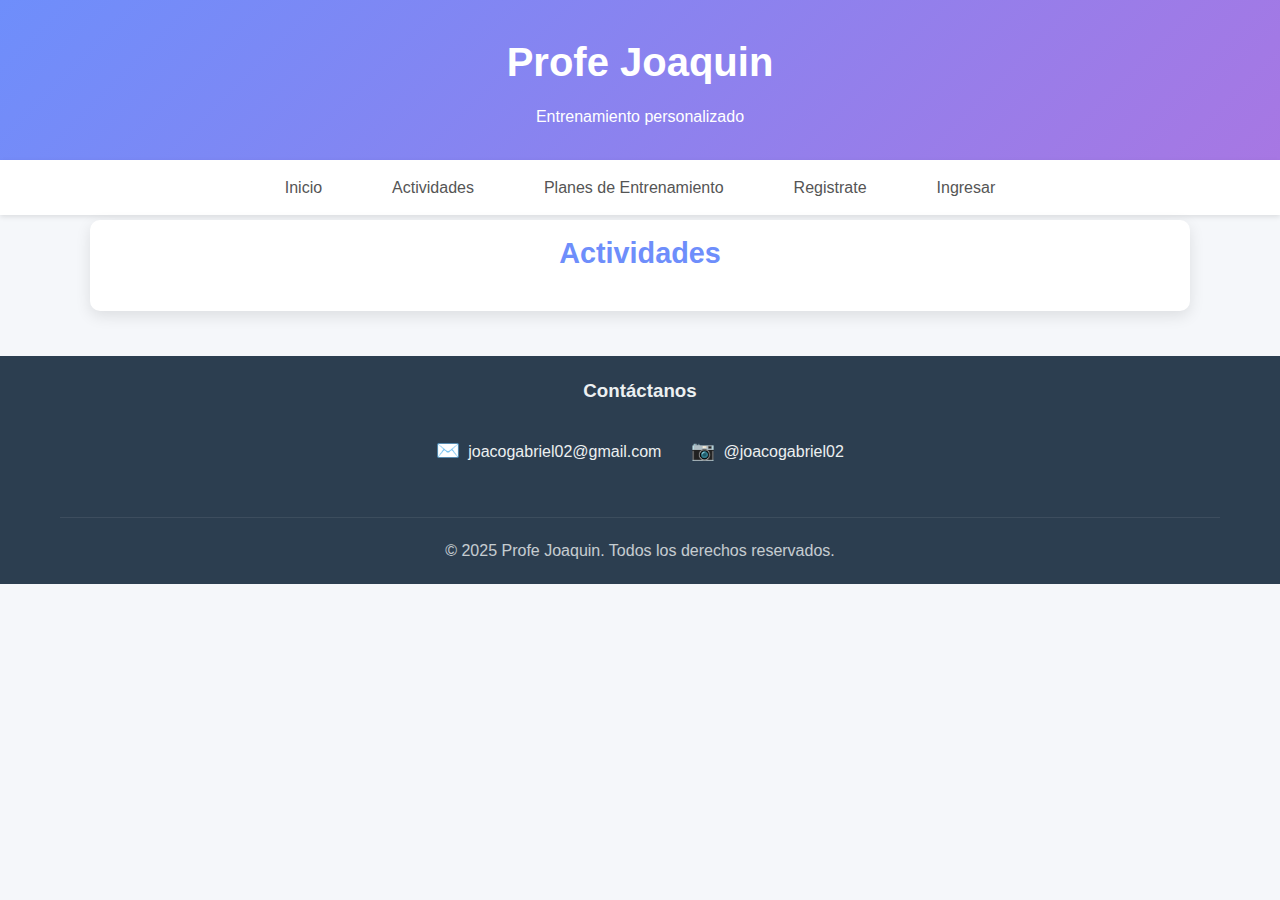
<file: Vista/actividades.html>
<!DOCTYPE html>
<html lang="es">
<head>
    <meta charset="UTF-8">
    <meta name="viewport" content="width=device-width, initial-scale=1.0">
    <title>Profe Joaco</title>
    <link rel="stylesheet" href="../css/estilos.css"></link>
</head>
<body>
    <header>
        <div class="container">
            <h1>Profe Joaquin</h1>
            <p>Entrenamiento personalizado</p>
        </div>
    </header>
    
    <nav>
        <div class="container">
            <ul class="menu">
                <li><a href="../index.html" >Inicio</a></li>
                <li><a href="actividades.html">Actividades</a></li>
                <li><a href="planesEntrenamiento.html">Planes de  Entrenamiento</a></li>
                <li><a href="registro.html">Registrate</a></li>
                <li><a href="login.html">Ingresar</a></li>
            </ul>
        </div>
    </nav>
    
    <main>
        <div class="container">
            <div class="form-container">
                <h2>Actividades</h2>
                
            </div>
        </div>
    </main>
    
    <footer>
        <div class="container">
            <div class="footer-content">
                <h3>Contáctanos</h3>
                <div class="footer-contact">
                    <div class="contact-item">
                        <a href="mailto:contacto@miempresa.com">
                            <span class="contact-icon">✉️</span>
                            joacogabriel02@gmail.com
                        </a>
                    </div>
                    <div class="contact-item">
                        <a href="https://www.instagram.com/miempresa" target="_blank">
                            <span class="contact-icon">📷</span>
                            @joacogabriel02
                        </a>
                    </div>
                </div>
                <div class="footer-copyright">
                    <p>&copy; 2025 Profe Joaquin. Todos los derechos reservados.</p>
                </div>
            </div>
        </div>
    </footer>
    
    <script src="../js/Carrusel.js"></script>
    <script src="../js/validar.js"></script>
</body>
</html>
</file>
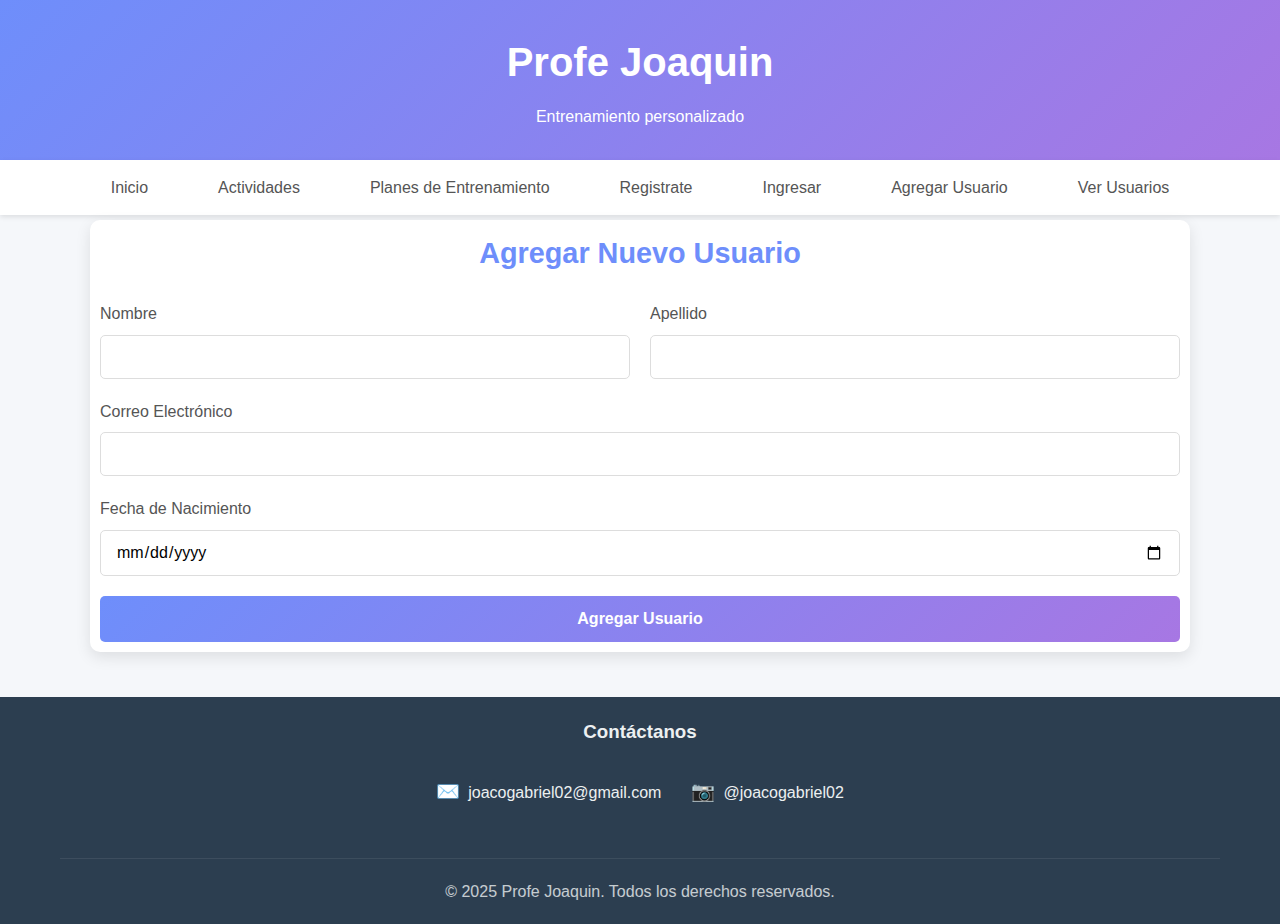
<file: Vista/AdminUsuario.html>
<!DOCTYPE html>
<html lang="es">
<head>
    <meta charset="UTF-8">
    <meta name="viewport" content="width=device-width, initial-scale=1.0">
    <title>Profe Joaco</title>
    <link rel="stylesheet" href="../css/estilos.css"></link>
</head>
<body>
    <header>
        <div class="container">
            <h1>Profe Joaquin</h1>
            <p>Entrenamiento personalizado</p>
        </div>
    </header>
    
    <nav>
        <div class="container">
            <ul class="menu">
                <li><a href="../index.html" >Inicio</a></li>
                <li><a href="actividades.html">Actividades</a></li>
                <li><a href="planesEntrenamiento.html">Planes de  Entrenamiento</a></li>
                <li><a href="registro.html">Registrate</a></li>
                <li><a href="login.html">Ingresar</a></li>
                <li><a href="AdminUsuario.html" id="nav-form">Agregar Usuario</a></li>
                <li><a href="#" id="nav-list">Ver Usuarios</a></li>
            </ul>
        </div>
    </nav>
    
    <main>
        <div class="container">
            <!-- Formulario para agregar/editar usuario -->
            <section id="user-form-section" class="user-form">
                <div class="form-container">
                    <h2 id="form-title">Agregar Nuevo Usuario</h2>
                    <form id="user-form">
                        <div class="form-row">
                            <div class="form-group">
                                <label for="nombre">Nombre</label>
                                <input type="text" id="nombre" name="nombre" required>
                            </div>
                            <div class="form-group">
                                <label for="apellido">Apellido</label>
                                <input type="text" id="apellido" name="apellido" required>
                            </div>
                        </div>
                        <div class="form-group">
                            <label for="correo">Correo Electrónico</label>
                            <input type="email" id="correo" name="correo" required>
                        </div>
                        <div class="form-group">
                            <label for="fechaNacimiento">Fecha de Nacimiento</label>
                            <input type="date" id="fechaNacimiento" name="fechaNacimiento" required>
                        </div>
                        <button type="submit" class="btn-submit" id="submit-btn">Agregar Usuario</button>
                        <button type="button" class="btn-submit" id="cancel-btn" style="background: #6c757d; margin-top: 10px; display: none;">Cancelar</button>
                    </form>
                </div>
            </section>
            
            <!-- Lista de usuarios -->
            <section id="users-list-section" class="users-list hidden">
                <div class="form-container">
                    <h2>Lista de Usuarios</h2>
                    <div id="users-container">
                        <!-- Los usuarios se cargarán aquí dinámicamente -->
                    </div>
                </div>
            </section>
        </div>
    </main>
    
    <footer>
        <div class="container">
            <div class="footer-content">
                <h3>Contáctanos</h3>
                <div class="footer-contact">
                    <div class="contact-item">
                        <a href="mailto:contacto@miempresa.com">
                            <span class="contact-icon">✉️</span>
                            joacogabriel02@gmail.com
                        </a>
                    </div>
                    <div class="contact-item">
                        <a href="https://www.instagram.com/miempresa" target="_blank">
                            <span class="contact-icon">📷</span>
                            @joacogabriel02
                        </a>
                    </div>
                </div>
                <div class="footer-copyright">
                    <p>&copy; 2025 Profe Joaquin. Todos los derechos reservados.</p>
                </div>
            </div>
        </div>
    </footer>
    
    <script src="../js/AdminUsuarios.js"></script>
    <!-- <script src="../js/Carrusel.js"></script> -->
    <script src="../js/validar.js"></script>
    
    <script>
        // Datos de ejemplo (simulando una base de datos)
    
    </script>
</body>
</html>
</file>
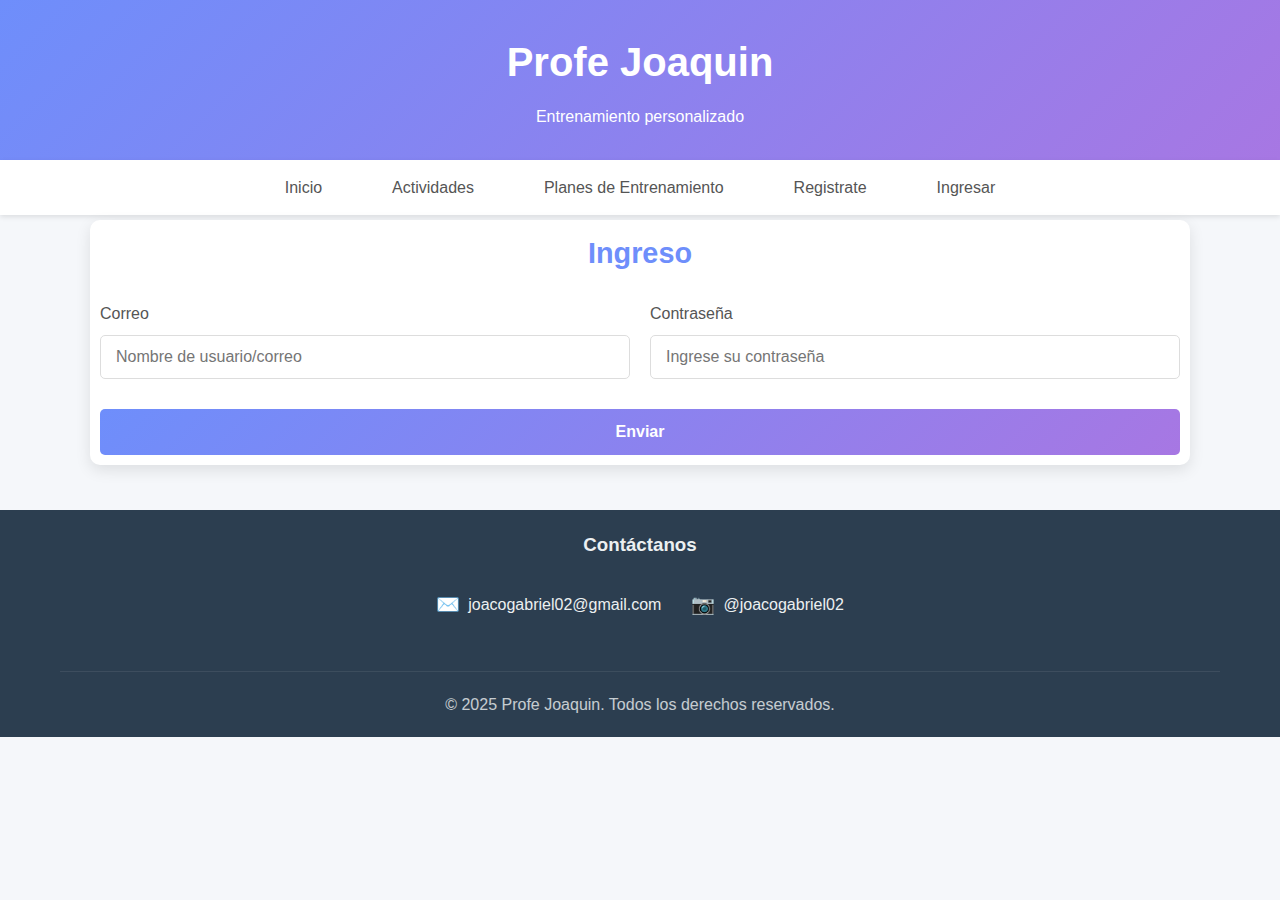
<file: Vista/login.html>
<!DOCTYPE html>
<html lang="es">
<head>
    <meta charset="UTF-8">
    <meta name="viewport" content="width=device-width, initial-scale=1.0">
    <title>Profe Joaco</title>
    <link rel="stylesheet" href="../css/estilos.css"></link>
</head>
<body>
    <header>
        <div class="container">
            <h1>Profe Joaquin</h1>
            <p>Entrenamiento personalizado</p>
        </div>
    </header>
    
    <nav>
        <div class="container">
            <ul class="menu">
                <li><a href="../index.html" >Inicio</a></li>
                <li><a href="actividades.html">Actividades</a></li>
                <li><a href="planesEntrenamiento.html">Planes de  Entrenamiento</a></li>
                <li><a href="registro.html">Registrate</a></li>
                <li><a href="login.html">Ingresar</a></li>
            </ul>
        </div>
    </nav>
    
    <main>
        <div class="container">
            <div class="form-container">
                <h2>Ingreso</h2>
                <form id="userForm">
                    <div class="form-row">
                        <div class="form-group">
                            <label for="firstName">Correo</label>
                            <input type="text" id="correo" name="correo" placeholder="Nombre de usuario/correo" required>
                        </div>
                        <div class="form-group">
                            <label for="lastName">Contraseña</label>
                            <input type="text" id="password" name="password" placeholder="Ingrese su contraseña" required>
                        </div>
                    </div>
                    
                    <!-- <div class="form-group">
                        <label for="birthDate">Fecha de Nacimiento</label>
                        <input type="date" id="birthDate" name="birthDate" required>
                    </div>
                    
                    <div class="form-group">
                        <label for="comments">Comentarios</label>
                        <textarea id="comments" name="comments" placeholder="Ingrese cualquier comentario adicional..."></textarea>
                    </div> -->
                    
                    <button type="submit" class="btn-submit">Enviar</button>
                </form>
            </div>
        </div>
    </main>
    
     <footer>
        <div class="container">
            <div class="footer-content">
                <h3>Contáctanos</h3>
                <div class="footer-contact">
                    <div class="contact-item">
                        <a href="mailto:contacto@miempresa.com">
                            <span class="contact-icon">✉️</span>
                            joacogabriel02@gmail.com
                        </a>
                    </div>
                    <div class="contact-item">
                        <a href="https://www.instagram.com/miempresa" target="_blank">
                            <span class="contact-icon">📷</span>
                            @joacogabriel02
                        </a>
                    </div>
                </div>
                <div class="footer-copyright">
                    <p>&copy; 2025 Profe Joaquin. Todos los derechos reservados.</p>
                </div>
            </div>
        </div>
    </footer>
    
    <script src="../js/Carrusel.js"></script>
    <script src="../js/validar.js"></script>
</body>
</html>
</file>
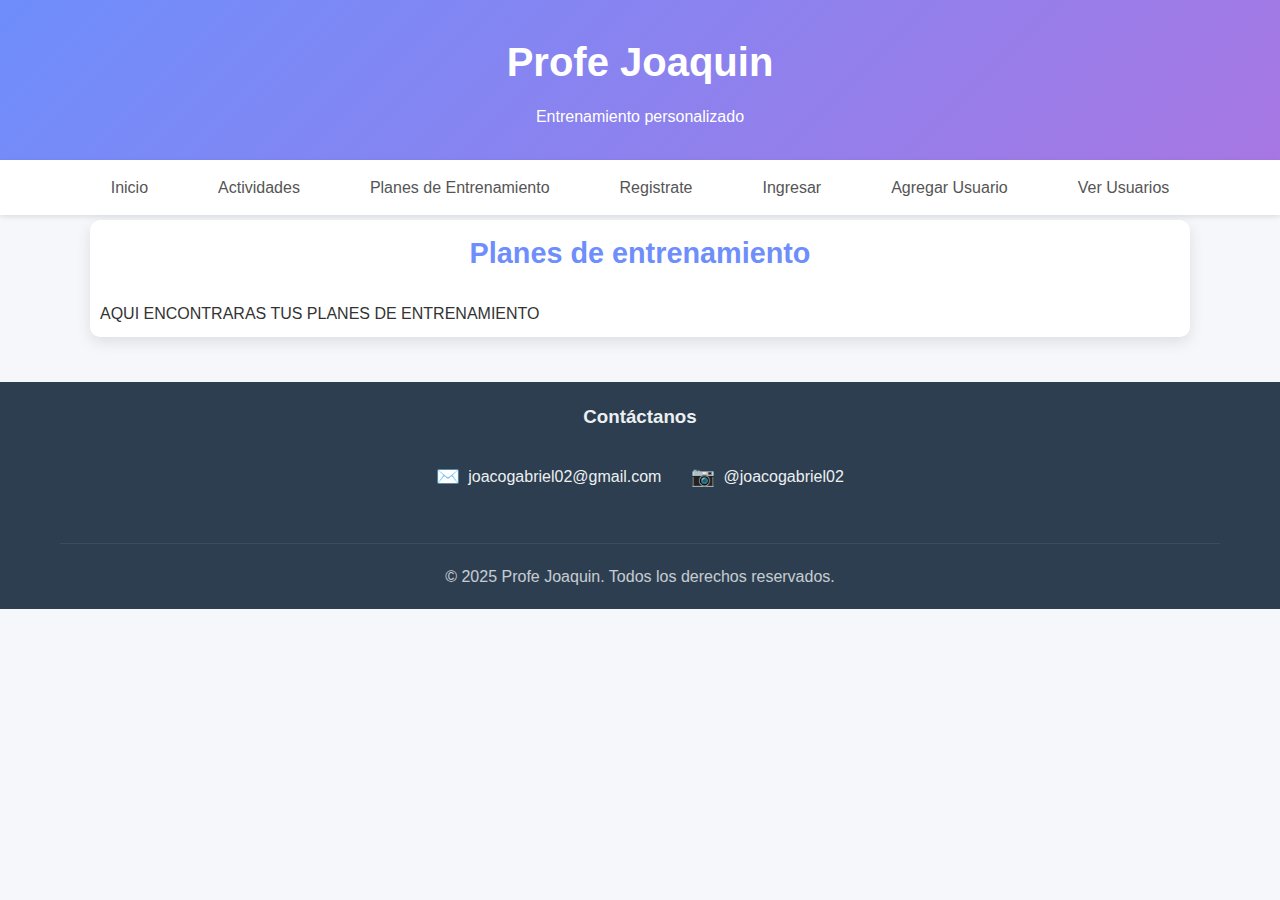
<file: Vista/planesEntrenamiento.html>
<!DOCTYPE html>
<html lang="es">
<head>
    <meta charset="UTF-8">
    <meta name="viewport" content="width=device-width, initial-scale=1.0">
    <title>Profe Joaco</title>
    <link rel="stylesheet" href="../css/estilos.css"></link>
</head>
<body>
    <header>
        <div class="container">
            <h1>Profe Joaquin</h1>
            <p>Entrenamiento personalizado</p>
        </div>
    </header>
    
    <nav>
        <div class="container">
            <ul class="menu">
                <li><a href="../index.html" >Inicio</a></li>
                <li><a href="actividades.html">Actividades</a></li>
                <li><a href="planesEntrenamiento.html">Planes de  Entrenamiento</a></li>
                <li><a href="registro.html">Registrate</a></li>
                <li><a href="login.html">Ingresar</a></li>
                <li><a href="AdminUsuario.html" id="nav-form">Agregar Usuario</a></li>
                <li><a href="AdminUsuario.html" id="nav-list">Ver Usuarios</a></li>
            </ul>
        </div>
    </nav>
    
    <main>
        <div class="container">
            <div class="form-container">
                <h2>Planes de entrenamiento</h2>
                <p>AQUI ENCONTRARAS TUS PLANES DE ENTRENAMIENTO</p>
            </div>
        </div>
    </main>
    
     <footer>
        <div class="container">
            <div class="footer-content">
                <h3>Contáctanos</h3>
                <div class="footer-contact">
                    <div class="contact-item">
                        <a href="mailto:contacto@miempresa.com">
                            <span class="contact-icon">✉️</span>
                            joacogabriel02@gmail.com
                        </a>
                    </div>
                    <div class="contact-item">
                        <a href="https://www.instagram.com/miempresa" target="_blank">
                            <span class="contact-icon">📷</span>
                            @joacogabriel02
                        </a>
                    </div>
                </div>
                <div class="footer-copyright">
                    <p>&copy; 2025 Profe Joaquin. Todos los derechos reservados.</p>
                </div>
            </div>
        </div>
    </footer>
    
    <script src="../js/Carrusel.js"></script>
    <script src="../js/validar.js"></script>
</body>
</html>
</file>
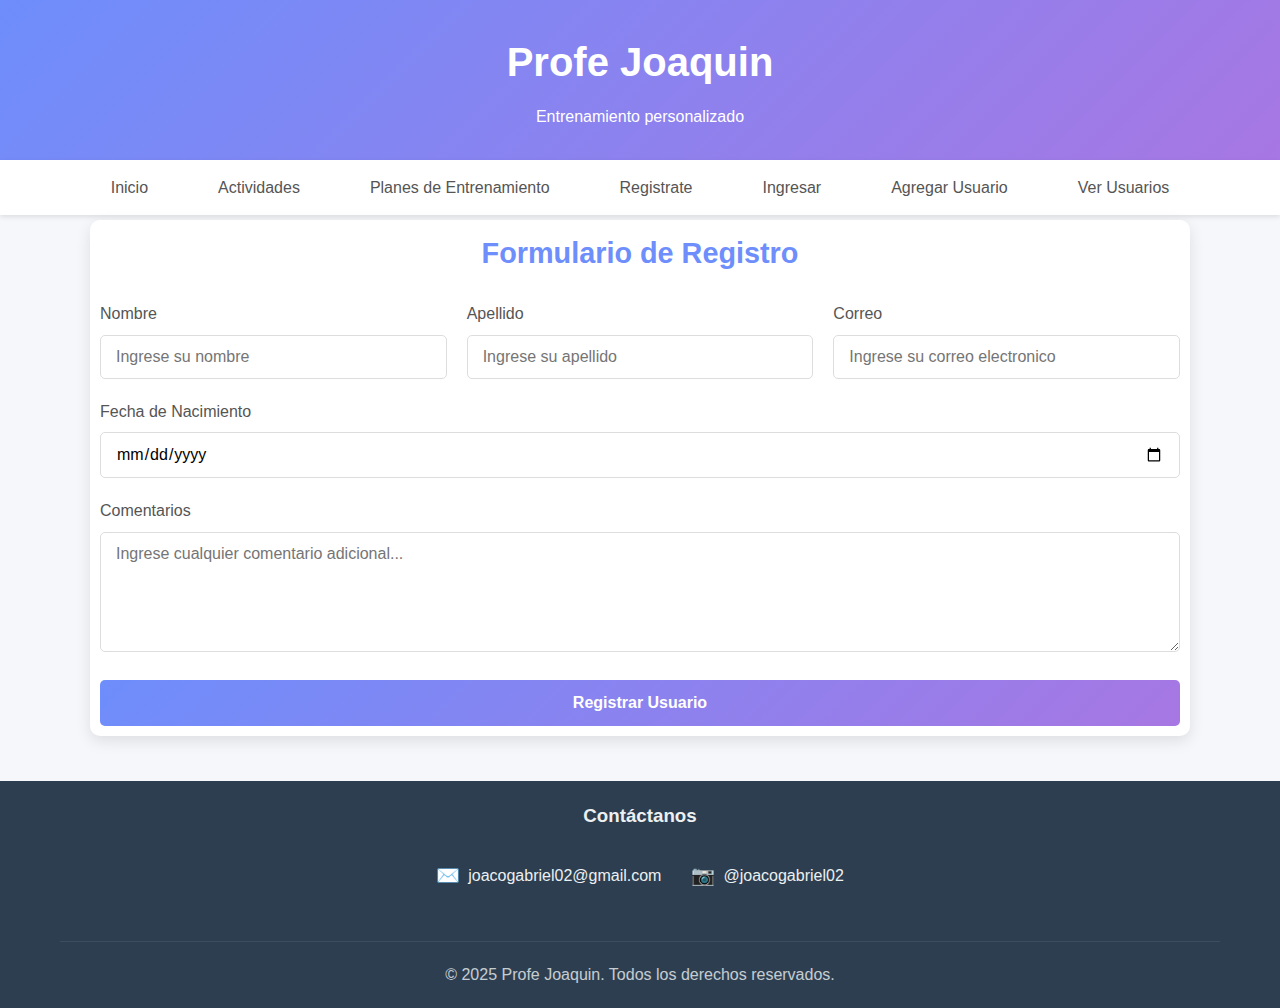
<file: Vista/registro.html>
<!DOCTYPE html>
<html lang="es">
<head>
    <meta charset="UTF-8">
    <meta name="viewport" content="width=device-width, initial-scale=1.0">
    <title>Profe Joaco</title>
    <link rel="stylesheet" href="../css/estilos.css"></link>
</head>
<body>
    <header>
        <div class="container">
            <h1>Profe Joaquin</h1>
            <p>Entrenamiento personalizado</p>
        </div>
    </header>
    
    <nav>
        <div class="container">
            <ul class="menu">
                <li><a href="../index.html" >Inicio</a></li>
                <li><a href="../actividades.html">Actividades</a></li>
                <li><a href="planesEntrenamiento.html">Planes de  Entrenamiento</a></li>
                <li><a href="registro.html">Registrate</a></li>
                <li><a href="login.html">Ingresar</a></li>
                <li><a href="AdminUsuario.html" id="nav-form">Agregar Usuario</a></li>
                <li><a href="AdminUsuario.html" id="nav-list">Ver Usuarios</a></li>
            </ul>
        </div>
    </nav>
    
    <main>
        <div class="container">
            <div class="form-container">
                <h2>Formulario de Registro</h2>
                <!-- <form action="/Controladores/UsuarioController.php" method="POST" id="userForm"> -->
                <form id="userForm">
                    <div class="form-row">
                        <div class="form-group">
                            <label for="firstName">Nombre</label>
                            <input type="text" id="nombre" name="firstName" placeholder="Ingrese su nombre" >
                        </div>
                        <div class="form-group">
                            <label for="lastName">Apellido</label>
                            <input type="text" id="apellido" name="lastName" placeholder="Ingrese su apellido" >
                        </div>
                        <div class="form-group">
                            <label for="correo">Correo</label>
                            <input type="email" id="correo" name="correo" placeholder="Ingrese su correo electronico" >
                        </div>
                    </div>
                    
                    <div class="form-group">
                        <label for="birthDate">Fecha de Nacimiento</label>
                        <input type="date" id="fechaNacimiento" name="birthDate" >
                    </div>
                    
                    <div class="form-group">
                        <label for="comments">Comentarios</label>
                        <textarea id="comentarios" name="comments" placeholder="Ingrese cualquier comentario adicional..."></textarea>
                    </div>
                    
                    <!-- <button type="submit" class="btn-submit">Registrar Usuario</button> -->
                     <button class="btn-submit" onclick="registrarUsuario()">Registrar Usuario</button>
                </form>
            </div>
        </div>
    </main>
    
     <footer>
        <div class="container">
            <div class="footer-content">
                <h3>Contáctanos</h3>
                <div class="footer-contact">
                    <div class="contact-item">
                        <a href="mailto:contacto@miempresa.com">
                            <span class="contact-icon">✉️</span>
                            joacogabriel02@gmail.com
                        </a>
                    </div>
                    <div class="contact-item">
                        <a href="https://www.instagram.com/miempresa" target="_blank">
                            <span class="contact-icon">📷</span>
                            @joacogabriel02
                        </a>
                    </div>
                </div>
                <div class="footer-copyright">
                    <p>&copy; 2025 Profe Joaquin. Todos los derechos reservados.</p>
                </div>
            </div>
        </div>
    </footer>
    
    <!-- <script src="../js/Carrusel.js"></script> -->
    <script src="../js/validar.js"></script>
</body>
</html>
</file>
<file: css/estilos.css>
* {
            margin: 0;
            padding: 0;
            box-sizing: border-box;
            font-family: 'Segoe UI', Tahoma, Geneva, Verdana, sans-serif;
        }
        
        body {
            background-color: #f5f7fa;
            color: #333;
            line-height: 1.6;
        }
 
        .container {
            max-width: 1200px;
            margin: 0 auto;
            padding: 0 20px;
        }
        
        header {
            background: linear-gradient(135deg, #6e8efb, #a777e3);
            color: white;
            padding: 30px 0;
            text-align: center;
            box-shadow: 0 4px 6px rgba(0, 0, 0, 0.1);
        }
        
        h1 {
            font-size: 2.5rem;
            margin-bottom: 10px;
        }
        
        nav {
            background-color: #fff;
            box-shadow: 0 2px 5px rgba(0, 0, 0, 0.1);
        }
        
        .menu {
            display: flex;
            list-style: none;
            justify-content: center;
        }
        
        .menu li {
            margin: 0 15px;
        }
        
        .menu a {
            display: block;
            padding: 15px 20px;
            text-decoration: none;
            color: #555;
            font-weight: 500;
            transition: all 0.3s ease;
        }
        
        .menu a:hover {
            color: #6e8efb;
            background-color: #f0f4ff;
        }
        
        .menu a.active {
            color: #6e8efb;
            border-bottom: 3px solid #6e8efb;
        }
        
        main {
            padding: 5px 0;
        }
        
        .form-container {
            background-color: white;
            border-radius: 10px;
            box-shadow: 0 5px 15px rgba(0, 0, 0, 0.1);
            padding: 10px;
            max-width: 1100px;
            margin: 0 auto;
        }
        
        h2 {
            color: #6e8efb;
            margin-bottom: 25px;
            text-align: center;
            font-size: 1.8rem;
        }
        
        .form-group {
            margin-bottom: 20px;
        }
        
        label {
            display: block;
            margin-bottom: 8px;
            font-weight: 500;
            color: #555;
        }
        
        input, textarea {
            width: 100%;
            padding: 12px 15px;
            border: 1px solid #ddd;
            border-radius: 5px;
            font-size: 16px;
            transition: border 0.3s ease;
        }
        
        input:focus, textarea:focus {
            outline: none;
            border-color: #6e8efb;
            box-shadow: 0 0 0 2px rgba(110, 142, 251, 0.2);
        }
        
        .form-row {
            display: flex;
            gap: 20px;
        }
        
        .form-row .form-group {
            flex: 1;
        }
        
        textarea {
            resize: vertical;
            min-height: 120px;
        }
        
        .btn-submit {
            background: linear-gradient(135deg, #6e8efb, #a777e3);
            color: white;
            border: none;
            padding: 14px 25px;
            font-size: 16px;
            border-radius: 5px;
            cursor: pointer;
            transition: all 0.3s ease;
            display: block;
            width: 100%;
            font-weight: 600;
            margin-top: 10px;
        }
        
        .btn-submit:hover {
            transform: translateY(-2px);
            box-shadow: 0 5px 15px rgba(110, 142, 251, 0.4);
        }
        
        footer {
            background-color: #2c3e50;
            color: #ecf0f1;
            text-align: center;
            padding: 20px 0;
            margin-top: 40px;
        }
        
        @media (max-width: 768px) {
            .form-row {
                flex-direction: column;
                gap: 0;
            }
            
            .menu {
                flex-direction: column;
            }
            
            .menu li {
                margin: 0;
            }
        }
           .carousel-container {
            position: relative;
            max-width: 900px;
            margin: 0 auto 30px;
            border-radius: 10px;
            overflow: hidden;
            box-shadow: 0 5px 15px rgba(0, 0, 0, 0.1);
        }
        
        .carousel {
            display: flex;
            transition: transform 0.5s ease-in-out;
            height: 450px;
        }
        
        .carousel-item {
            min-width: 100%;
            height: 100%;
            position: relative;
        }
        
        .carousel-item img {
            width: 100%;
            height: 100%;
            object-fit: cover;
        }
        
        .carousel-caption {
            position: absolute;
            bottom: 0;
            left: 0;
            right: 0;
            background: linear-gradient(transparent, rgba(0, 0, 0, 0.7));
            color: white;
            padding: 20px;
            text-align: center;
        }
        
        .carousel-caption h3 {
            font-size: 1.5rem;
            margin-bottom: 5px;
        }
        
        .carousel-controls {
            display: flex;
            justify-content: center;
            margin-top: 20px;
        }
        
        .carousel-btn {
            background: linear-gradient(135deg, #6e8efb, #a777e3);
            color: white;
            border: none;
            border-radius: 5px;
            padding: 12px 20px;
            font-size: 16px;
            cursor: pointer;
            margin: 0 10px;
            transition: all 0.3s ease;
            font-weight: 500;
        }
        
        .carousel-btn:hover {
            transform: translateY(-2px);
            box-shadow: 0 5px 15px rgba(110, 142, 251, 0.4);
        }
        
        .carousel-indicators {
            display: flex;
            justify-content: center;
            margin-top: 15px;
        }
        
        .indicator {
            width: 12px;
            height: 12px;
            border-radius: 50%;
            background: #ddd;
            margin: 0 5px;
            cursor: pointer;
            transition: all 0.3s ease;
        }
        
        .indicator.active {
            background: #6e8efb;
            transform: scale(1.2);
        }
        
        .image-counter {
            text-align: center;
            color: #555;
            font-size: 1rem;
            margin-top: 10px;
        }
        
        .carousel-info {
            background-color: white;
            border-radius: 10px;
            box-shadow: 0 5px 15px rgba(0, 0, 0, 0.1);
            padding: 25px;
            max-width: 900px;
            margin: 30px auto 0;
        }
        
        .carousel-info h2 {
            color: #6e8efb;
            margin-bottom: 15px;
            text-align: center;
            font-size: 1.8rem;
        }
        
        footer {
            background-color: #2c3e50;
            color: #ecf0f1;
            text-align: center;
            padding: 20px 0;
            margin-top: 40px;
        }
        
        .footer-content {
            display: flex;
            flex-direction: column;
            align-items: center;
            gap: 15px;
        }
        
        .footer-contact {
            display: flex;
            flex-wrap: wrap;
            justify-content: center;
            gap: 30px;
            margin: 15px 0;
        }
        
        .contact-item {
            display: flex;
            align-items: center;
            gap: 8px;
            transition: all 0.3s ease;
        }
        
        .contact-item a {
            color: #ecf0f1;
            text-decoration: none;
            display: flex;
            align-items: center;
            gap: 8px;
            transition: all 0.3s ease;
        }
        
        .contact-item a:hover {
            color: #6e8efb;
            transform: translateY(-2px);
        }
        
        .contact-icon {
            font-size: 1.2rem;
        }
        
        .footer-copyright {
            margin-top: 20px;
            padding-top: 20px;
            border-top: 1px solid rgba(255, 255, 255, 0.1);
            width: 100%;
            opacity: 0.8;
        }
        @media (max-width: 768px) {
            .carousel-container {
                height: 350px;
            }
            
            .carousel {
                height: 350px;
            }
            
            .menu {
                flex-direction: column;
            }
            
            .menu li {
                margin: 0;
            }
        }
        
        @media (max-width: 480px) {
            .carousel-container {
                height: 250px;
            }
            
            .carousel {
                height: 250px;
            }
        }

            /* Estilos específicos para el CRUD */
        .tabla {
            width: 100%;
            border-collapse: collapse;
            margin-top: 20px;
            background-color: white;
            border-radius: 10px;
            overflow: hidden;
            box-shadow: 0 5px 15px rgba(0, 0, 0, 0.1);
        }
        
        .tabla th, .tabla td {
            padding: 7px;
            text-align: left;
            border-bottom: 1px solid #eee;
        }
        
        /* .tabla th {
            background-color: #f8f9fa;
            font-weight: 600;
            color: #555;
        } */
        
        .tabla tr:hover {
            background-color: #f8f9fa;
        }
        
        .action-buttons {
            display: flex;
            gap: 10px;
        }
        
        .btn-detalle, .btn-edit, .btn-delete {
            padding: 2px 7px;
            border: none;
            border-radius: 4px;
            cursor: pointer;
            font-weight: 500;
            transition: all 0.3s ease;
        }
        .btn-detalle {
            background-color: #079211;
            color: #212529;
        }
        
        .btn-detalle:hover {
            background-color: #03320d;
        }
        
        .btn-edit {
            background-color: #ffc107;
            color: #212529;
        }
        
        .btn-edit:hover {
            background-color: #e0a800;
        }
        
        .btn-delete {
            background-color: #dc3545;
            color: white;
        }
        
        .btn-delete:hover {
            background-color: #c82333;
        }
        
        .no-data {
            text-align: center;
            padding: 30px;
            color: #6c757d;
            font-style: italic;
        }
        
        .hidden {
            display: none;
        }
        
        .formulario {
            margin-bottom: 30px;
        }
        
        .lista {
            margin-top: 40px;
        }

/* Submenú oculto por defecto */
.submenu {
    display: none;  /* Cambia de 'block' a 'none' */
    position: absolute;
    list-style: none;
    padding: 0;
    margin: 0;
    background: #eee;
    min-width: 200px; /* Opcional: para que no sea muy estrecho */
    z-index: 1000; /* Asegura que esté sobre otros elementos */
}

/* Muestra el submenú cuando el padre tiene clase 'open' */
.has-submenu.open .submenu {
    display: block;
}

/* Muestra el submenú al hacer hover */
.has-submenu:hover .submenu {
    display: block;
}

/* Estilos para los items del submenú */
.submenu li {
    list-style: none;
}

.submenu a {
    display: block;
    padding: 10px 20px;
    text-decoration: none;
    color: #333;
    white-space: nowrap; /* Evita que el texto se divida */
}

.submenu a:hover,
.submenu a.active {
    background-color: #f0f0f0;
}

/* Estilo para el enlace principal */
.has-submenu > a {
    position: relative; /* Para posicionar flecha o indicador */
    padding-right: 25px; /* Espacio para flecha */
}

/* Opcional: agregar flecha indicadora */
.has-submenu > a::after {
    content: '▼';
    font-size: 10px;
    margin-left: 5px;
}

.has-submenu.open > a::after {
    content: '▲'; /* Cambia flecha cuando está abierto */
}

.submenu {
    display: none;
    opacity: 0;
    transform: translateY(-10px);
    transition: opacity 0.3s, transform 0.3s;
}

.has-submenu:hover .submenu,
.has-submenu.open .submenu {
    display: block;
    opacity: 1;
    transform: translateY(0);
}

.alert {
            padding: 15px;
            border-radius: 5px;
            /* margin-bottom: 20px; */
}

.alert-danger {
    background-color: #ea091e;
    color: #f9f6f6;
    border: 1px solid #f5c6cb;
    font-size: larger;
    text-align: center;
}

.container_error {
    max-width: 600px;
    margin: 10px auto;
    padding: 20px;
    background: #fff;
    border: 1px solid #ddd;
    border-radius: 8px;
    box-shadow: 0 2px 6px rgba(0,0,0,0.1);
} 

    /* Personalización del scroll */
    .overflow-auto::-webkit-scrollbar {
        width: 8px;
    }
    .overflow-auto::-webkit-scrollbar-track {
        background: #f1f1f1;
        border-radius: 4px;
    }
    .overflow-auto::-webkit-scrollbar-thumb {
        background: #c1c1c1;
        border-radius: 4px;
    }
    .overflow-auto::-webkit-scrollbar-thumb:hover {
        background: #a1a1a1;
    }

    /* Estilos personalizados */
    .rounded-4 {
        border-radius: 1rem ;
    }
    
    .border-secondary {
        border-color: #e5e7eb ;
    }
    
    .bg-light {
        background-color: #f9fafb ;
    }
    
    .focus-ring-primary:focus {
        box-shadow: 0 0 0 0.25rem rgba(37, 99, 235, 0.25);
        border-color: transparent;
    }
    
    .shadow-sm {
        box-shadow: 0 1px 2px 0 rgba(0, 0, 0, 0.05) ;
    }
    
    .display-6 {
        font-size: calc(1.375rem + 1.5vw);
        font-weight: 500;
        line-height: 1.2;
    }
    
    /* Botón deshabilitado */
    .disabled\:opacity-50:disabled {
        opacity: 0.5;
        cursor: not-allowed;
    }
    
    /* Ajustes de padding responsivos */
    @media (min-width: 768px) {
        .p-md-5 {
            /* padding: 3rem !important; */
                padding: 3rem ;
        }
    }
.form-select{
    --bs-form-select-bg-img: url("data:image/svg+xml,%3csvg xmlns=\'http://www.w3.org/2000/svg\' viewBox=\'0 0 16 16\'%3e%3cpath fill=\'none\' stroke=\'%23343a40\' stroke-linecap=\'round\' stroke-linejoin=\'round\' stroke-width=\'2\' d=\'m2 5 6 6 6-6\'/%3e%3c/svg%3e");
    display: block;
    width: 100%;
    padding: .375rem 2.25rem .375rem .75rem;
    font-size: 1rem;
    font-weight: 400;
    line-height: 1.5;
    color: var(--bs-body-color);
    background-color: var(--bs-body-bg);
    background-image: var(--bs-form-select-bg-img),var(--bs-form-select-bg-icon,none);
    background-repeat: no-repeat;
    background-position: right .75rem center;
    background-size: 16px 12px;
    /* border: var(--bs-border-width) solid var(--bs-border-color); */
    border-radius: var(--bs-border-radius);
    transition: border-color .15s ease-in-out,box-shadow .15s ease-in-out;
  
    appearance: none;
}
 /* @import url('https://fonts.googleapis.com/css2?family=Inter:wght@300;400;600;700&display=swap');
 .custom-scrollbar::-webkit-scrollbar {
            width: 6px;
        }
        .custom-scrollbar::-webkit-scrollbar-track {
            background: #f1f1f1;
        }
        .custom-scrollbar::-webkit-scrollbar-thumb {
            background: #cbd5e1;
            border-radius: 10px;
        }
        .custom-scrollbar::-webkit-scrollbar-thumb:hover {
            background: #94a3b8;
        }
            .ejercicio-card {
            transition: all 0.3s ease;
            border: 2px solid transparent;
            cursor: pointer;
        }
        .ejercicio-card:hover {
            transform: translateY(-5px);
            box-shadow: 0 5px 15px rgba(0,0,0,0.1);
        }
        .ejercicio-card.seleccionado {
            border-color: #28a745;
            background-color: #f8fff9;
        }
        .ejercicio-card.seleccionado .card-header {
            background-color: #28a745;
            color: white;
        }
        .badge-grupo {
            background-color: #6c757d;
            color: white;
            padding: 5px 10px;
            border-radius: 15px;
            font-size: 0.8rem;
        }
        .resumen-item {
            border-left: 3px solid #28a745;
            padding: 10px;
            margin-bottom: 10px;
            background-color: #f8f9fa;
            border-radius: 5px;
        }
        .detalle-input {
            max-width: 80px;
            display: inline-block;
            margin: 0 5px;
        }
        .filtro-activo {
            background-color: #007bff;
            color: white;
        }
        .contador-seleccion {
            font-size: 1.2rem;
            font-weight: bold;
            color: #28a745;
        } */
</file>
